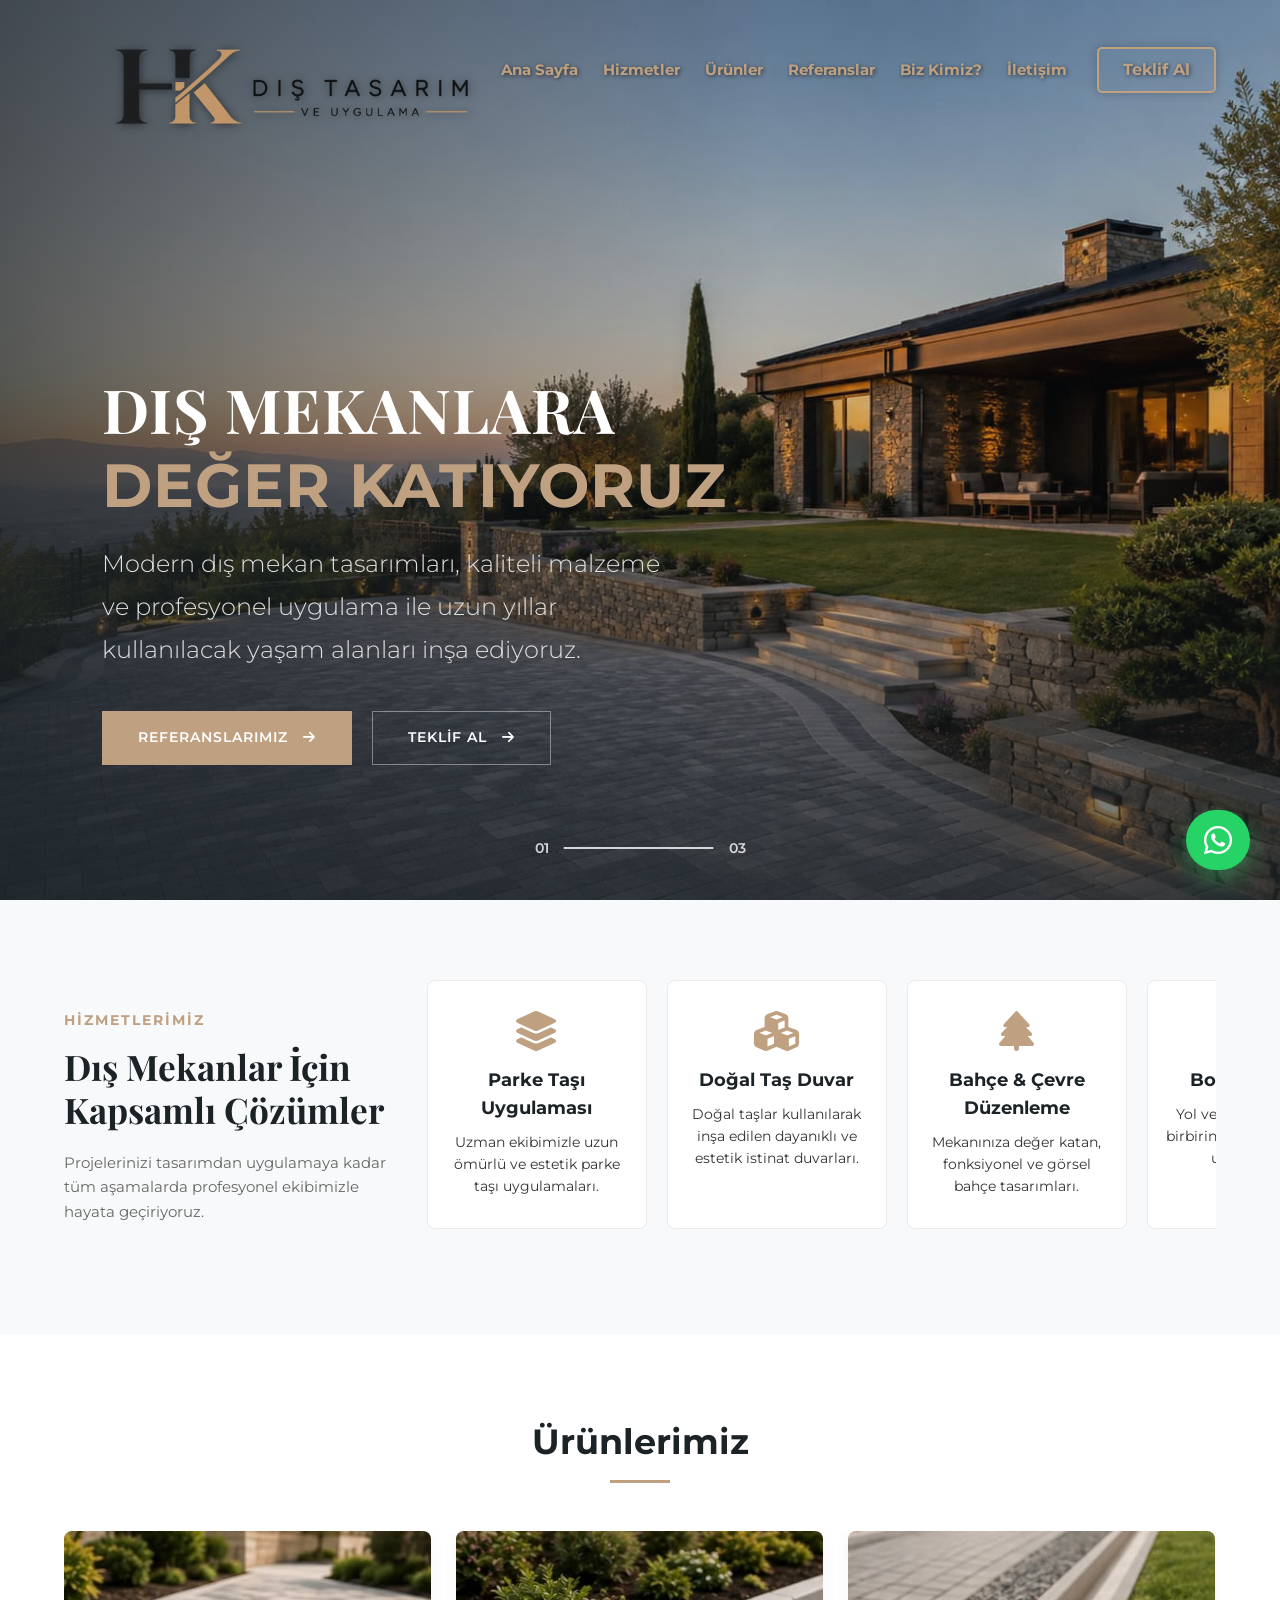
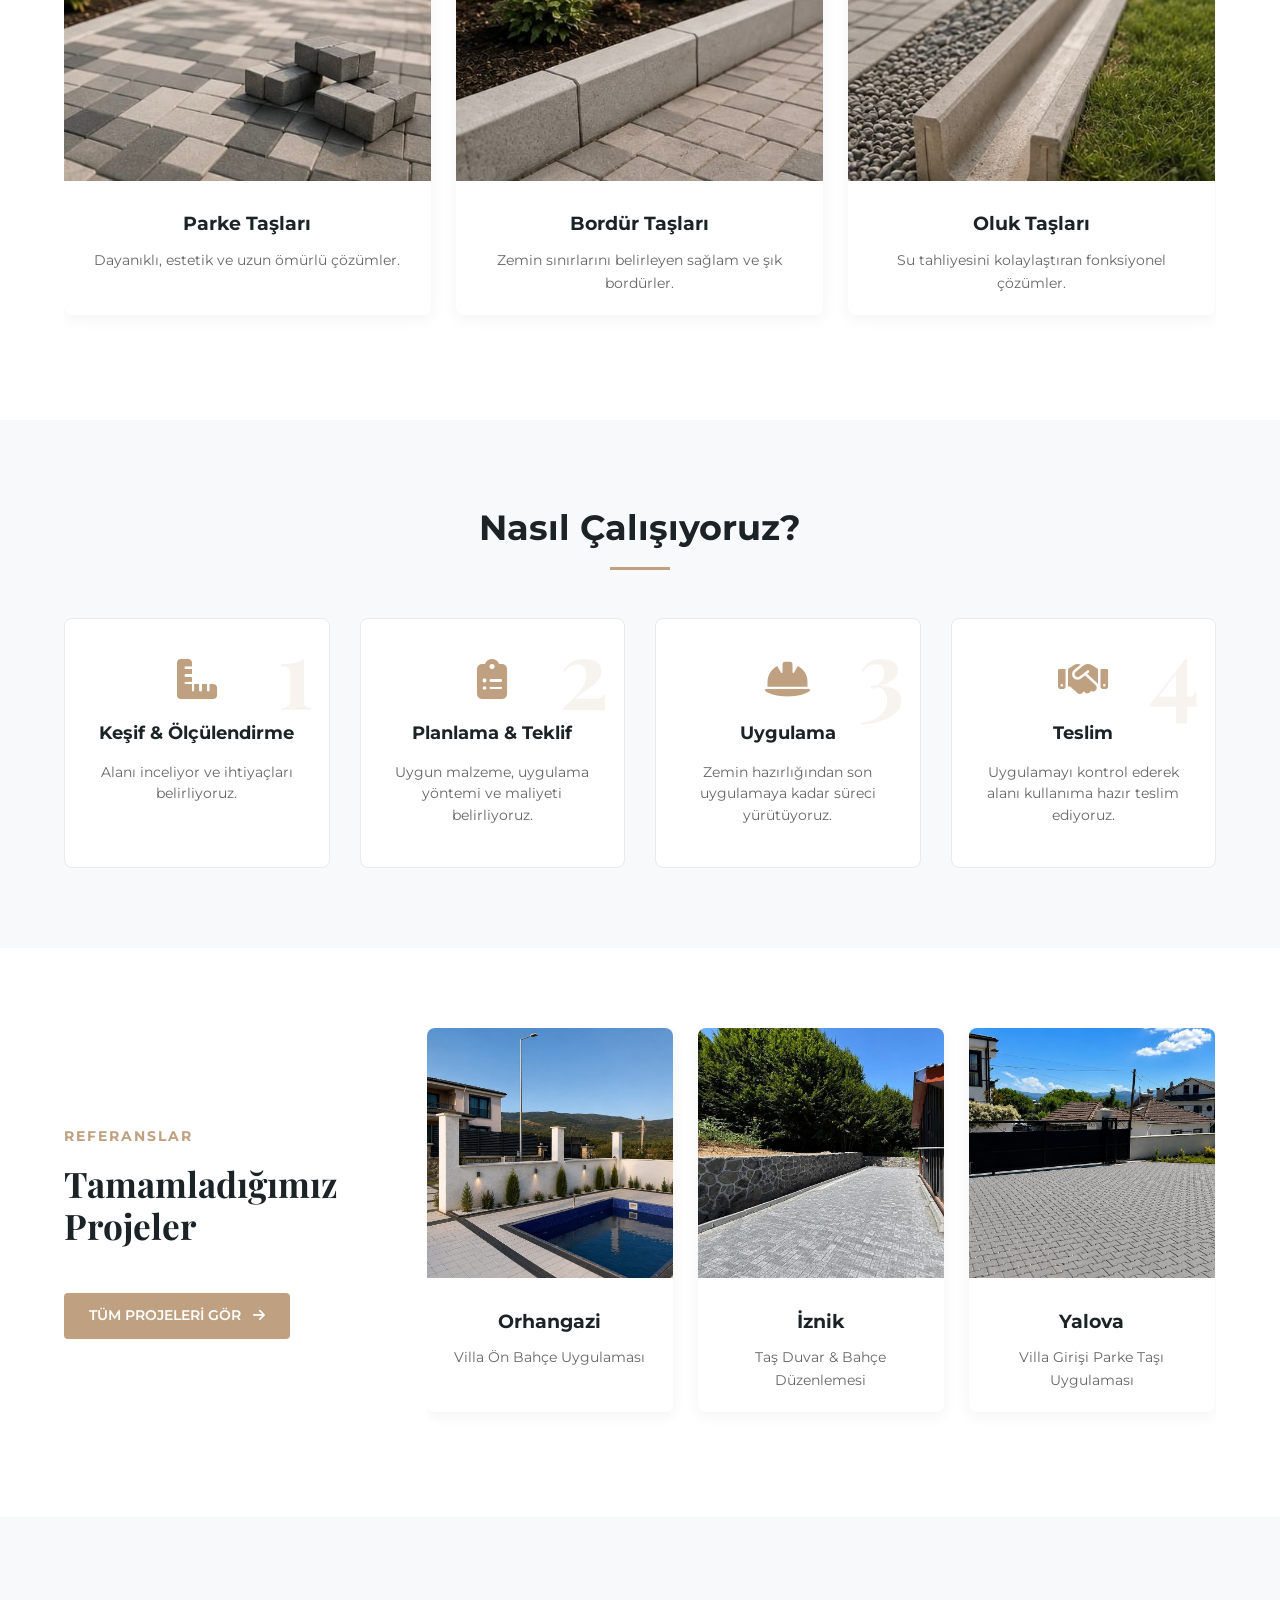
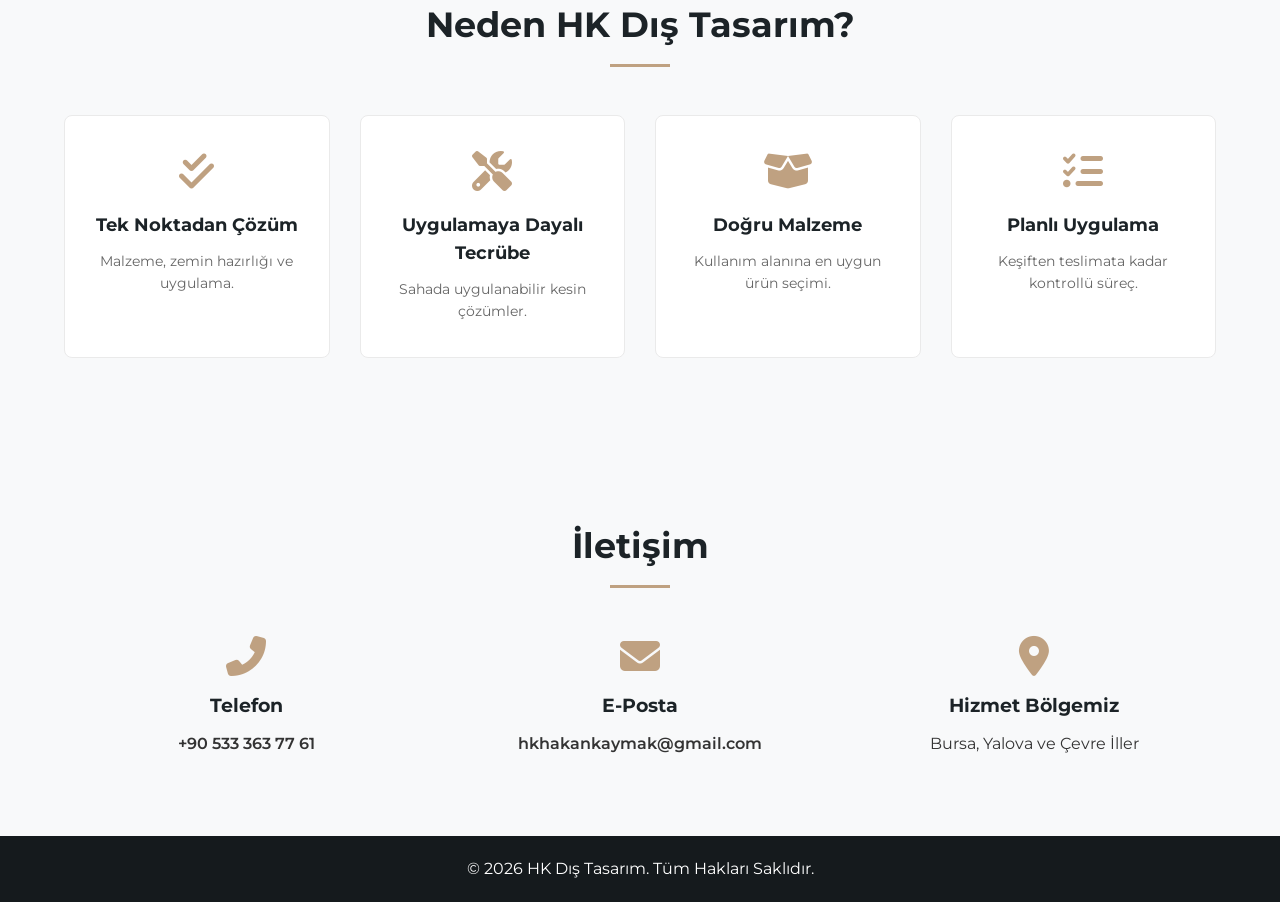
<file: index.html>
<!DOCTYPE html>
<html lang="tr">
<head>
    <meta charset="UTF-8">
    <meta name="viewport" content="width=device-width, initial-scale=1.0">
    <meta name="theme-color" content="#1c2327">
    <title>HK Dış Tasarım | Parke Taşı ve Peyzaj</title>
    <meta name="description" content="Modern dış mekan tasarımları, kaliteli malzeme ve profesyonel uygulama ile uzun yıllar kullanılacak yaşam alanları inşa ediyoruz.">
    <link rel="canonical" href="https://hkdistasarim.com/">
    <link rel="icon" type="image/png" href="assets/img/logo/favicon.png">

    <link href="https://fonts.googleapis.com/css2?family=Montserrat:wght@300;400;600;700&family=Playfair+Display:wght@600;700&display=swap" rel="stylesheet">
    <link rel="stylesheet" href="style.css">
    <link rel="stylesheet" href="https://cdnjs.cloudflare.com/ajax/libs/font-awesome/6.4.0/css/all.min.css">

    <!-- Open Graph / WhatsApp / Facebook / LinkedIn -->
    <meta property="og:type" content="website">
    <meta property="og:url" content="https://hkdistasarim.com/">
    <meta property="og:title" content="HK Dış Tasarım | Parke Taşı ve Peyzaj">
    <meta property="og:description" content="Modern dış mekan tasarımları, kaliteli malzeme ve profesyonel uygulama ile uzun yıllar kullanılacak yaşam alanları inşa ediyoruz.">
    <meta property="og:image" content="https://hkdistasarim.com/assets/img/logo/favicon.png">

    <!-- Twitter -->
    <meta name="twitter:card" content="summary_large_image">
    <meta name="twitter:url" content="https://hkdistasarim.com/">
    <meta name="twitter:title" content="HK Dış Tasarım | Parke Taşı ve Peyzaj">
    <meta name="twitter:description" content="Modern dış mekan tasarımları, kaliteli malzeme ve profesyonel uygulama ile uzun yıllar kullanılacak yaşam alanları inşa ediyoruz.">
    <meta name="twitter:image" content="https://hkdistasarim.com/assets/img/logo/favicon.png">

    <meta name="google-site-verification" content="68mcCVBln1o1FagCXblPK_ZQM2r2SAHhfQl0AJJa7Io" />

    <!-- Yerel SEO Yapısal Verisi (JSON-LD) -->
    <script type="application/ld+json">
    {
      "@context": "https://schema.org",
      "@type": "HomeAndConstructionBusiness",
      "name": "HK Dış Tasarım",
      "url": "https://hkdistasarim.com/",
      "logo": "https://hkdistasarim.com/assets/img/logo/logo-big-dark.png",
      "image": "https://hkdistasarim.com/assets/img/banner/banner-1.jpg",
      "description": "Bursa, Yalova ve çevre illerde parke taşı uygulamaları, doğal taş duvar, bordür ve peyzaj çözümleri.",
      "telephone": "+905333637761",
      "email": "hkhakankaymak@gmail.com",
      "areaServed": [
        "Bursa",
        "Yalova",
        "Orhangazi",
        "İznik",
        "Gemlik",
        "Karamürsel"
      ]
    }
    </script>
</head>
<body>

    <!-- Header & Menü -->
<header id="header">
        <div class="container nav-container">
            
            <a href="#hero" class="logo">
                
                <img src="assets/img/logo/logo-big-dark.png" alt="HK Dış Tasarım" class="nav-logo logo-default">
                
                <img src="assets/img/logo/logo-dark.png" alt="HK Dış Tasarım İkon" class="nav-logo logo-scrolled">
            </a>

            <nav>
                <ul class="nav-menu">
                    <li><a href="#hero">Ana Sayfa</a></li>
                    <li><a href="#hizmetler">Hizmetler</a></li>
                    <li><a href="urunler.html">Ürünler</a></li>
                    <li><a href="referanslar.html">Referanslar</a></li>
                    <li><a href="biz-kimiz.html">Biz Kimiz?</a></li>
                    <li><a href="#iletisim">İletişim</a></li>
                </ul>
            </nav>
            
            <a href="mailto:hkhakankaymak@gmail.com?subject=HK%20Dış%20Tasarım%20-%20Fiyat%20Teklifi%20Talebi&body=Merhaba,%20[Mülkünüzün%20m2'si%20ve%20istediğiniz%20hizmet]%20hakkında%20teklif%20almak%20istiyorum." class="btn-teklif">Teklif Al</a>
            <div class="hamburger">
                <i class="fas fa-bars"></i>
            </div>
        </div>
    </header>

    <!-- Ana Sayfa (Hero Slider) -->
    <section id="hero">

        <div class="hero-overlay"></div>
        <div class="container hero-content">

            <h1>DIŞ MEKANLARA<br><span class="text-accent">DEĞER KATIYORUZ</span></h1>
            <p>Modern dış mekan tasarımları, kaliteli malzeme<br>ve profesyonel uygulama ile uzun yıllar<br>kullanılacak yaşam alanları inşa ediyoruz.</p>
            
            <div class="hero-buttons">
                <a href="#referanslar" class="btn-hero-primary">REFERANSLARIMIZ <i class="fas fa-arrow-right"></i></a>
                <a href="mailto:hkhakankaymak@gmail.com?subject=HK%20Dış%20Tasarım%20-%20Fiyat%20Teklifi%20Talebi" class="btn-hero-secondary">TEKLİF AL <i class="fas fa-arrow-right"></i></a>
            </div>
        </div>

        <!-- Slider İlerleme Çubuğu (Progress Bar) -->
        <div class="slider-progress-container">
            <span id="current-slide">01</span>
            <div class="progress-bar">
                <div class="progress-fill" id="progress-fill"></div>
            </div>
            <span id="total-slides">05</span>
        </div>
    </section>

    <!-- 1. Hizmetler -->
    <section id="hizmetler" class="section-bg">
        <div class="container">
            <div class="split-layout">
                <div class="split-left">
                    <span class="section-subtitle">HİZMETLERİMİZ</span>
                    <h2>Dış Mekanlar İçin<br>Kapsamlı Çözümler</h2>
                    <p>Projelerinizi tasarımdan uygulamaya kadar tüm aşamalarda profesyonel ekibimizle hayata geçiriyoruz.</p>
                </div>
                
                <div class="split-right">
                    <div class="services-row">
                        <div class="service-box">
                            <i class="fas fa-layer-group service-icon"></i>
                            <h3>Parke Taşı Uygulaması</h3>
                            <p>Uzman ekibimizle uzun ömürlü ve estetik parke taşı uygulamaları.</p>
                        </div>
                        <div class="service-box">
                            <i class="fas fa-cubes service-icon"></i>
                            <h3>Doğal Taş Duvar</h3>
                            <p>Doğal taşlar kullanılarak inşa edilen dayanıklı ve estetik istinat duvarları.</p>
                        </div>
                        <div class="service-box">
                            <i class="fas fa-tree service-icon"></i>
                            <h3>Bahçe & Çevre Düzenleme</h3>
                            <p>Mekanınıza değer katan, fonksiyonel ve görsel bahçe tasarımları.</p>
                        </div>
                        <div class="service-box">
                            <i class="fas fa-road service-icon"></i>
                            <h3>Bordür & Oluk</h3>
                            <p>Yol ve yürüyüş yollarını birbirinden ayıran, sağlam uygulamalar.</p>
                        </div>
                        <div class="service-box">
                            <i class="fas fa-hammer service-icon"></i>
                            <h3>Zemin Hazırlığı & Tesviye</h3>
                            <p>Döşeme öncesi profesyonel tesviye ve sağlam altyapı hazırlığı.</p>
                        </div>
                        <div class="service-box">
                            <i class="fas fa-seedling service-icon"></i>
                            <h3>Dış Mekan Tasarım</h3>
                            <p>Doğayla iç içe, yeşili ön plana çıkaran profesyonel çözümler.</p>
                        </div>
                    </div>
                </div>
            </div>
        </div>
    </section>

    <!-- 2. Ürünler -->
    <section id="urunler">
        <div class="container">
            <h2 class="section-title">Ürünlerimiz</h2>
            <div class="products-slider">
                <div class="card">
                    <img src="assets/img/urun/urunler-1.jpg" alt="Parke Taşları" loading="lazy">
                    <div class="card-content">
                        <h3>Parke Taşları</h3>
                        <p>Dayanıklı, estetik ve uzun ömürlü çözümler.</p>
                    </div>
                </div>
                <div class="card">
                    <img src="assets/img/urun/urunler-2.jpg" alt="Bordür Taşları" loading="lazy">
                    <div class="card-content">
                        <h3>Bordür Taşları</h3>
                        <p>Zemin sınırlarını belirleyen sağlam ve şık bordürler.</p>
                    </div>
                </div>
                <div class="card">
                    <img src="assets/img/urun/urunler-3.jpg" alt="Oluk Taşları" loading="lazy">
                    <div class="card-content">
                        <h3>Oluk Taşları</h3>
                        <p>Su tahliyesini kolaylaştıran fonksiyonel çözümler.</p>
                    </div>
                </div>
                <div class="card">
                    <img src="assets/img/urun/urunler-4.jpg" alt="Çim Taşları" loading="lazy">
                    <div class="card-content">
                        <h3>Çim Taşları</h3>
                        <p>Doğayla uyumlu, geçirgen ve çevre dostu zeminler.</p>
                    </div>
                </div>
                <div class="card">
                    <img src="assets/img/urun/urunler-5.jpg" alt="Dekoratif Taşlar" loading="lazy">
                    <div class="card-content">
                        <h3>Dekoratif Taşlar</h3>
                        <p>Parklara ve bahçelere estetik katan renkli taşlar.</p>
                    </div>
                </div>
                <div class="card">
                    <img src="assets/img/urun/urunler-6.jpg" alt="Beton Elemanları" loading="lazy">
                    <div class="card-content">
                        <h3>Beton Elemanları</h3>
                        <p>Fonksiyonel ve estetik beton ürünler.</p>
                    </div>
                </div>
            </div>
        </div>
    </section>

    <!-- 3. Nasıl Çalışıyoruz? -->
    <section id="nasil-calisiyoruz" class="section-bg">
        <div class="container">
            <h2 class="section-title">Nasıl Çalışıyoruz?</h2>
            
            <div class="process-grid">
                <div class="process-step-box">
                    <div class="step-number">1</div>
                    <i class="fas fa-ruler-combined process-icon"></i>
                    <h3>Keşif & Ölçülendirme</h3>
                    <p>Alanı inceliyor ve ihtiyaçları belirliyoruz.</p>
                </div>
                <div class="process-step-box">
                    <div class="step-number">2</div>
                    <i class="fas fa-clipboard-list process-icon"></i>
                    <h3>Planlama & Teklif</h3>
                    <p>Uygun malzeme, uygulama yöntemi ve maliyeti belirliyoruz.</p>
                </div>
                <div class="process-step-box">
                    <div class="step-number">3</div>
                    <i class="fas fa-hard-hat process-icon"></i>
                    <h3>Uygulama</h3>
                    <p>Zemin hazırlığından son uygulamaya kadar süreci yürütüyoruz.</p>
                </div>
                <div class="process-step-box">
                    <div class="step-number">4</div>
                    <i class="fas fa-handshake process-icon"></i>
                    <h3>Teslim</h3>
                    <p>Uygulamayı kontrol ederek alanı kullanıma hazır teslim ediyoruz.</p>
                </div>
            </div>
        </div>
    </section>

    <!-- 4. Referanslar -->
    <section id="referanslar">
        <div class="container">
            <div class="split-layout">
                <div class="split-left">
                    <span class="section-subtitle">REFERANSLAR</span>
                    <h2>Tamamladığımız<br>Projeler</h2>
                    <br>
                    <a href="referanslar.html" class="btn-outline-solid">TÜM PROJELERİ GÖR &nbsp; <i class="fas fa-arrow-right"></i></a>
                </div>
                
                <div class="split-right">
                    <div class="references-slider">
                        <div class="card">
                            <img src="assets/img/ref/referans4.jpg" alt="Orhangazi Villa Ön Bahçe Uygulaması" loading="lazy">
                            <div class="card-content">
                                <h3>Orhangazi</h3>
                                <p>Villa Ön Bahçe Uygulaması</p>
                            </div>
                        </div>
                        <div class="card">
                            <img src="assets/img/ref/referans1.jpg" alt="İznik Taş Duvar & Bahçe Düzenlemesi" loading="lazy">
                            <div class="card-content">
                                <h3>İznik</h3>
                                <p>Taş Duvar & Bahçe Düzenlemesi</p>
                            </div>
                        </div>
                        <div class="card">
                            <img src="assets/img/ref/referans12.jpg" alt="Yalova Villa Girişi Parke Taşı Uygulaması" loading="lazy">
                            <div class="card-content">
                                <h3>Yalova</h3>
                                <p>Villa Girişi Parke Taşı Uygulaması</p>
                            </div>
                        </div>
                        <div class="card">
                            <img src="assets/img/ref/referans8.jpg" alt="Orhangazi Bağ Evi Dış Mekan Uygulaması" loading="lazy">
                            <div class="card-content">
                                <h3>Orhangazi</h3>
                                <p>Bağ Evi Dış Mekan Uygulaması</p>
                            </div>
                        </div>
                        <div class="card">
                            <img src="assets/img/ref/referans3.jpg" alt="İznik Taş Duvar & Bahçe Düzenlemesi" loading="lazy">
                            <div class="card-content">
                                <h3>İznik</h3>
                                <p>Taş Duvar & Bahçe Düzenlemesi</p>
                            </div>
                        </div>
                    </div>
                </div>
            </div>
        </div>
    </section>

    <!-- 5. Neden HK Dış Tasarım? -->
    <section id="neden-hk" class="section-bg">
        <div class="container">
            <h2 class="section-title">Neden HK Dış Tasarım?</h2>
            
            <div class="features-grid">
                <div class="feature-box">
                    <i class="fas fa-check-double process-icon"></i>
                    <h3>Tek Noktadan Çözüm</h3>
                    <p>Malzeme, zemin hazırlığı ve uygulama.</p>
                </div>
                <div class="feature-box">
                    <i class="fas fa-tools process-icon"></i>
                    <h3>Uygulamaya Dayalı Tecrübe</h3>
                    <p>Sahada uygulanabilir kesin çözümler.</p>
                </div>
                <div class="feature-box">
                    <i class="fas fa-box-open process-icon"></i>
                    <h3>Doğru Malzeme</h3>
                    <p>Kullanım alanına en uygun ürün seçimi.</p>
                </div>
                <div class="feature-box">
                    <i class="fas fa-tasks process-icon"></i>
                    <h3>Planlı Uygulama</h3>
                    <p>Keşiften teslimata kadar kontrollü süreç.</p>
                </div>
            </div>
        </div>
    </section>

    <!-- İletişim -->
    <section id="iletisim" class="section-bg">
        <div class="container">
            <h2 class="section-title">İletişim</h2>
            <div class="contact-container">
                <div class="contact-item">
                    <i class="fas fa-phone-alt"></i>
                    <h3>Telefon</h3>
                    <p><a href="tel:+905333637761">+90 533 363 77 61</a></p>
                </div>
                <div class="contact-item">
                    <i class="fas fa-envelope"></i>
                    <h3>E-Posta</h3>
                    <p><a href="mailto:hkhakankaymak@gmail.com">hkhakankaymak@gmail.com</a></p>
                </div>
                <div class="contact-item">
                    <i class="fas fa-map-marker-alt"></i>
                    <h3>Hizmet Bölgemiz</h3>
                    <p>Bursa, Yalova ve Çevre İller</p>
                </div>
            </div>
        </div>
    </section>

    <footer>
        <div class="container">
            <p>&copy; 2026 HK Dış Tasarım. Tüm Hakları Saklıdır.</p>
        </div>
    </footer>

    <a href="https://wa.me/905333637761?text=Merhaba,%20HK%20Dış%20Tasarım%20hizmetleriniz%20hakkında%20bilgi%20ve%20fiyat%20teklifi%20almak%20istiyorum." class="whatsapp-float" target="_blank" rel="noopener noreferrer" aria-label="WhatsApp İletişim">
        <i class="fab fa-whatsapp"></i>
        <span class="whatsapp-float-text">Hızlı Teklif Al</span>
    </a>

    <script src="scripts.js"></script>
</body>
</html>
</file>
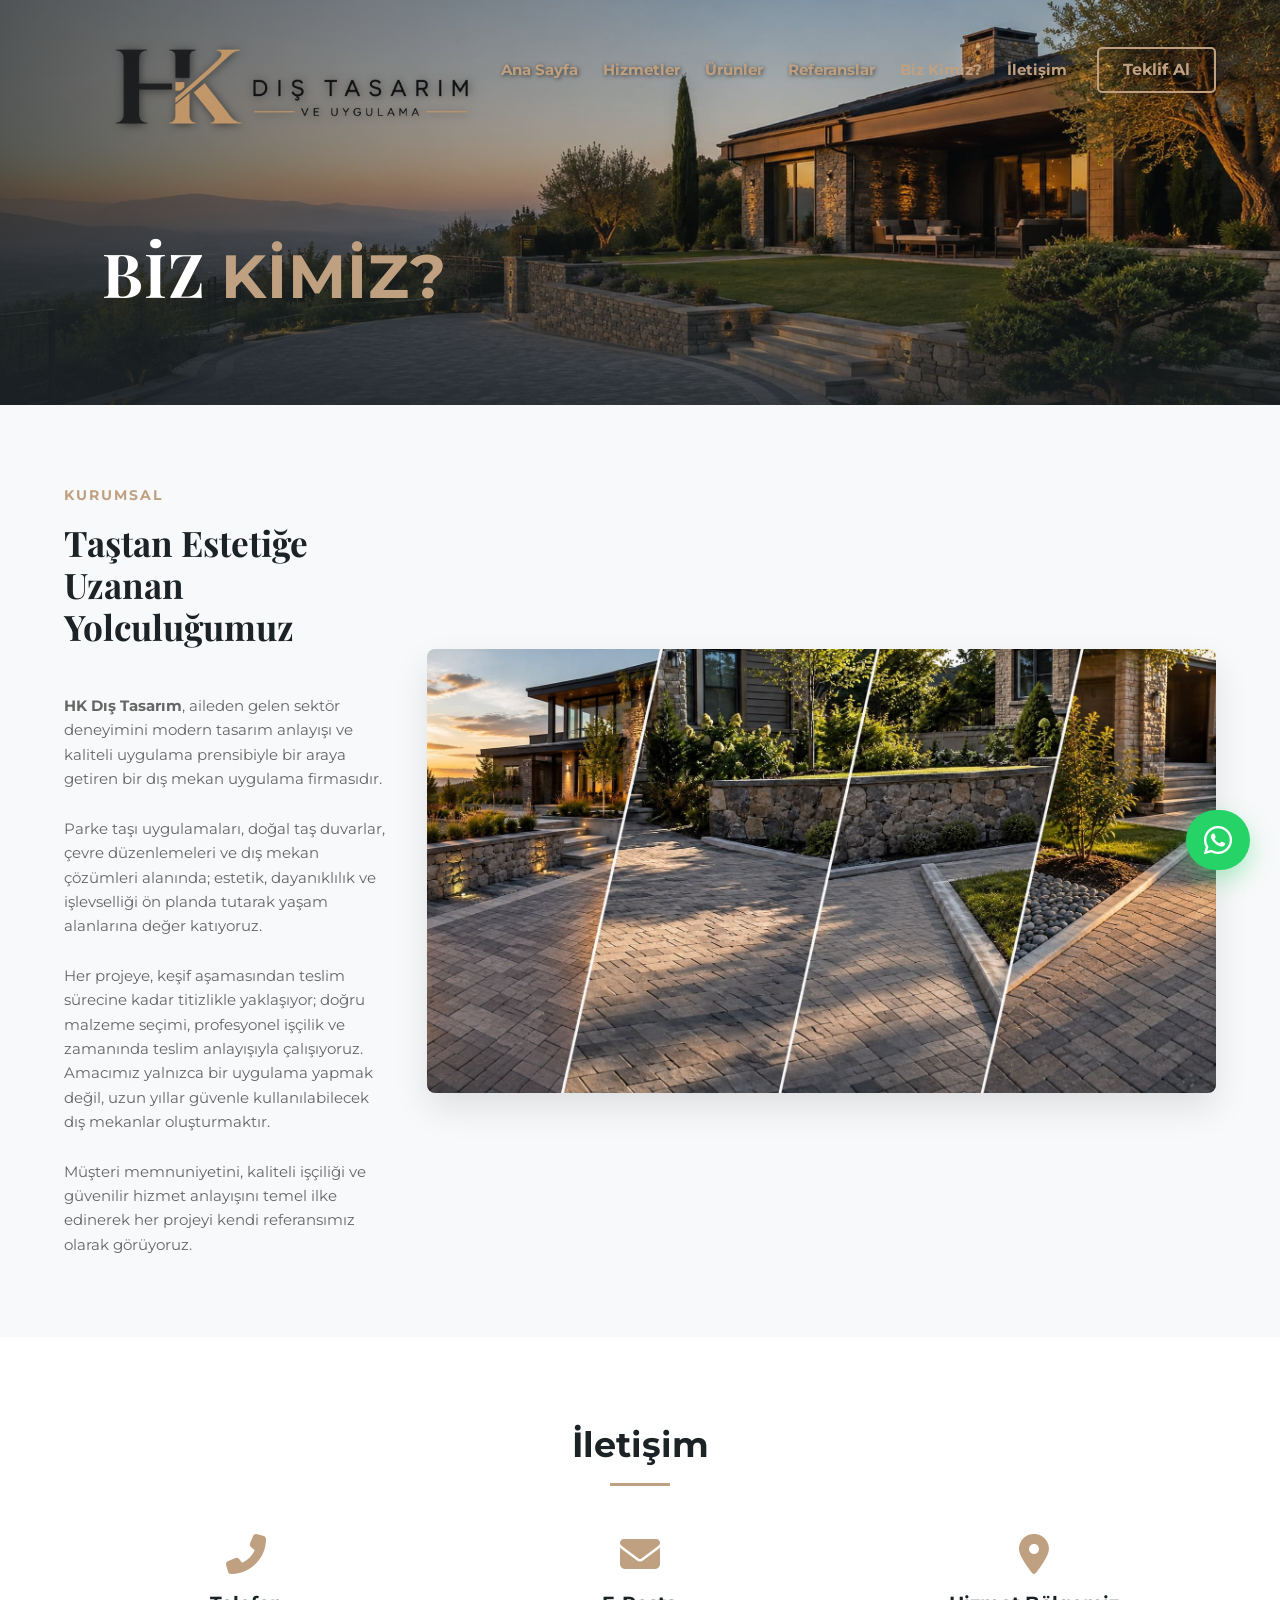
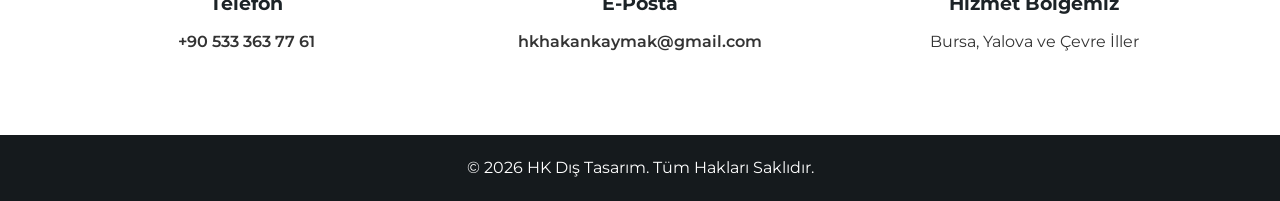
<file: biz-kimiz.html>
<!DOCTYPE html>
<html lang="tr">
<head>
    <meta charset="UTF-8">
    <meta name="viewport" content="width=device-width, initial-scale=1.0">
    <meta name="theme-color" content="#1c2327">
    <title>Biz Kimiz? | HK Dış Tasarım</title>
    <meta name="description" content="HK Dış Tasarım olarak aileden gelen sektör deneyimimizle, dış mekanlara estetik ve değer katıyoruz.">
    <link rel="canonical" href="https://hkdistasarim.com/biz-kimiz.html">
    <link rel="icon" type="image/png" href="assets/img/logo/favicon.png">

    <link href="https://fonts.googleapis.com/css2?family=Montserrat:wght@300;400;600;700&family=Playfair+Display:wght@600;700&display=swap" rel="stylesheet">
    <link rel="stylesheet" href="style.css">
    <link rel="stylesheet" href="https://cdnjs.cloudflare.com/ajax/libs/font-awesome/6.4.0/css/all.min.css">
</head>
<body>

    <!-- Header & Menü -->
    <header id="header">
        <div class="container nav-container">
            
            <a href="index.html" class="logo">
                <img src="assets/img/logo/logo-big-dark.png" alt="HK Dış Tasarım" class="nav-logo logo-default">
                <img src="assets/img/logo/logo-dark.png" alt="HK Dış Tasarım İkon" class="nav-logo logo-scrolled">
            </a>

            <nav>
                <ul class="nav-menu">

                    <li><a href="index.html#hero">Ana Sayfa</a></li>
                    <li><a href="index.html#hizmetler">Hizmetler</a></li>
                    <li><a href="urunler.html">Ürünler</a></li>
                    <li><a href="referanslar.html">Referanslar</a></li>
                    <li><a href="biz-kimiz.html" style="color: var(--accent-color); text-shadow: none;">Biz Kimiz?</a></li>
                    <li><a href="#iletisim">İletişim</a></li>

                </ul>
            </nav>
            
            <a href="index.html#iletisim" class="btn-teklif">Teklif Al</a>
            <div class="hamburger">
                <i class="fas fa-bars"></i>
            </div>
        </div>
    </header>

    <!-- Alt Sayfa Mini-Hero Banner -->
    <section id="inner-hero">
        <div class="hero-overlay"></div>
        <div class="container hero-content">
            <h1>BİZ <span class="text-accent">KİMİZ?</span></h1>
        </div>
    </section>

    <!-- Biz Kimiz İçerik -->
    <section id="hakkimizda-detay" class="section-bg">
        <div class="container">
            <div class="split-layout">
                <div class="split-left">
                    <span class="section-subtitle">KURUMSAL</span>
                    <h2>Taştan Estetiğe<br>Uzanan Yolculuğumuz</h2>
                    <br>
                    <p><strong>HK Dış Tasarım</strong>, aileden gelen sektör deneyimini modern tasarım anlayışı ve kaliteli uygulama prensibiyle bir araya getiren bir dış mekan uygulama firmasıdır.</p>
                    <br>
                    <p>Parke taşı uygulamaları, doğal taş duvarlar, çevre düzenlemeleri ve dış mekan çözümleri alanında; estetik, dayanıklılık ve işlevselliği ön planda tutarak yaşam alanlarına değer katıyoruz.</p>
                    <br>
                    <p>Her projeye, keşif aşamasından teslim sürecine kadar titizlikle yaklaşıyor; doğru malzeme seçimi, profesyonel işçilik ve zamanında teslim anlayışıyla çalışıyoruz. Amacımız yalnızca bir uygulama yapmak değil, uzun yıllar güvenle kullanılabilecek dış mekanlar oluşturmaktır.</p>
                    <br>
                    <p>Müşteri memnuniyetini, kaliteli işçiliği ve güvenilir hizmet anlayışını temel ilke edinerek her projeyi kendi referansımız olarak görüyoruz.</p>
                </div>
                
                <div class="split-right">
                    <div class="about-image-gallery">
                        <!-- Yatay (Geniş Açılı) Fotoğraf -->
                        <img src="assets/img/biz-kimiz/biz-kimiz.jpg" alt="HK Dış Tasarım Kurumsal Yatay" class="about-img-horizontal" loading="lazy">

                        <!-- Dikey (Mobil Format) Fotoğraf -->
                        <img src="assets/img/biz-kimiz/biz-kimiz-mobile.jpg" alt="HK Dış Tasarım Kurumsal Dikey" class="about-img-vertical" loading="lazy">
                    </div>
                </div>

            </div>
        </div>
    </section>

    <!-- İletişim -->
    <section id="iletisim">
        <div class="container">
            <h2 class="section-title">İletişim</h2>
            <div class="contact-container">
                <div class="contact-item">
                    <i class="fas fa-phone-alt"></i>
                    <h3>Telefon</h3>
                    <p><a href="tel:+905333637761">+90 533 363 77 61</a></p> 
                </div>
                <div class="contact-item">
                    <i class="fas fa-envelope"></i>
                    <h3>E-Posta</h3>
                    <p><a href="mailto:hkhakankaymak@gmail.com">hkhakankaymak@gmail.com</a></p>
                </div>
                <div class="contact-item">
                    <i class="fas fa-map-marker-alt"></i>
                    <h3>Hizmet Bölgemiz</h3>
                    <p>Bursa, Yalova ve Çevre İller</p>
                </div>
            </div>
        </div>
    </section>

    <footer>
        <div class="container">
            <p>&copy; 2026 HK Dış Tasarım. Tüm Hakları Saklıdır.</p>
        </div>
    </footer>

    <a href="https://wa.me/905333637761?text=Merhaba,%20HK%20Dış%20Tasarım%20hizmetleriniz%20hakkında%20bilgi%20ve%20fiyat%20teklifi%20almak%20istiyorum." class="whatsapp-float" target="_blank" rel="noopener noreferrer" aria-label="WhatsApp İletişim">
        <i class="fab fa-whatsapp"></i>
        <span class="whatsapp-float-text">Hızlı Teklif Al</span>
    </a>

    <script src="scripts.js"></script>
</body>
</html>
</file>
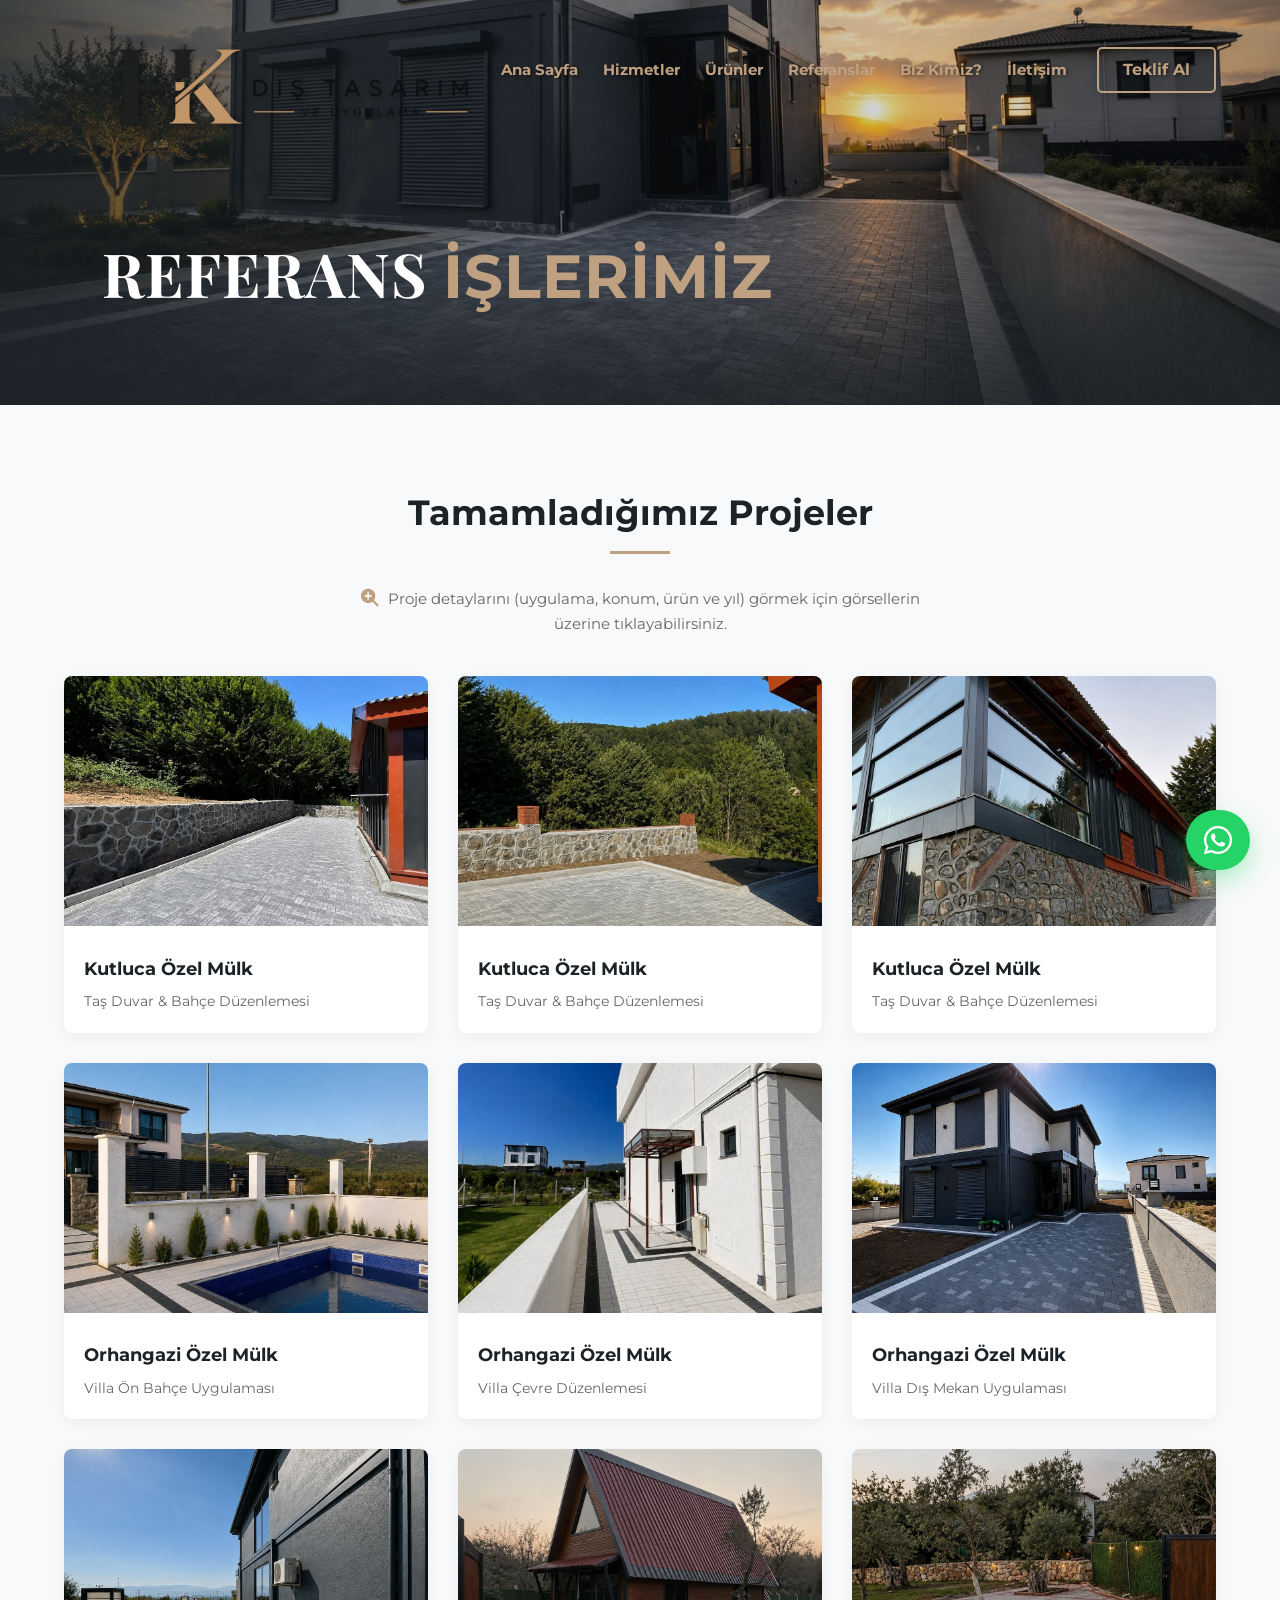
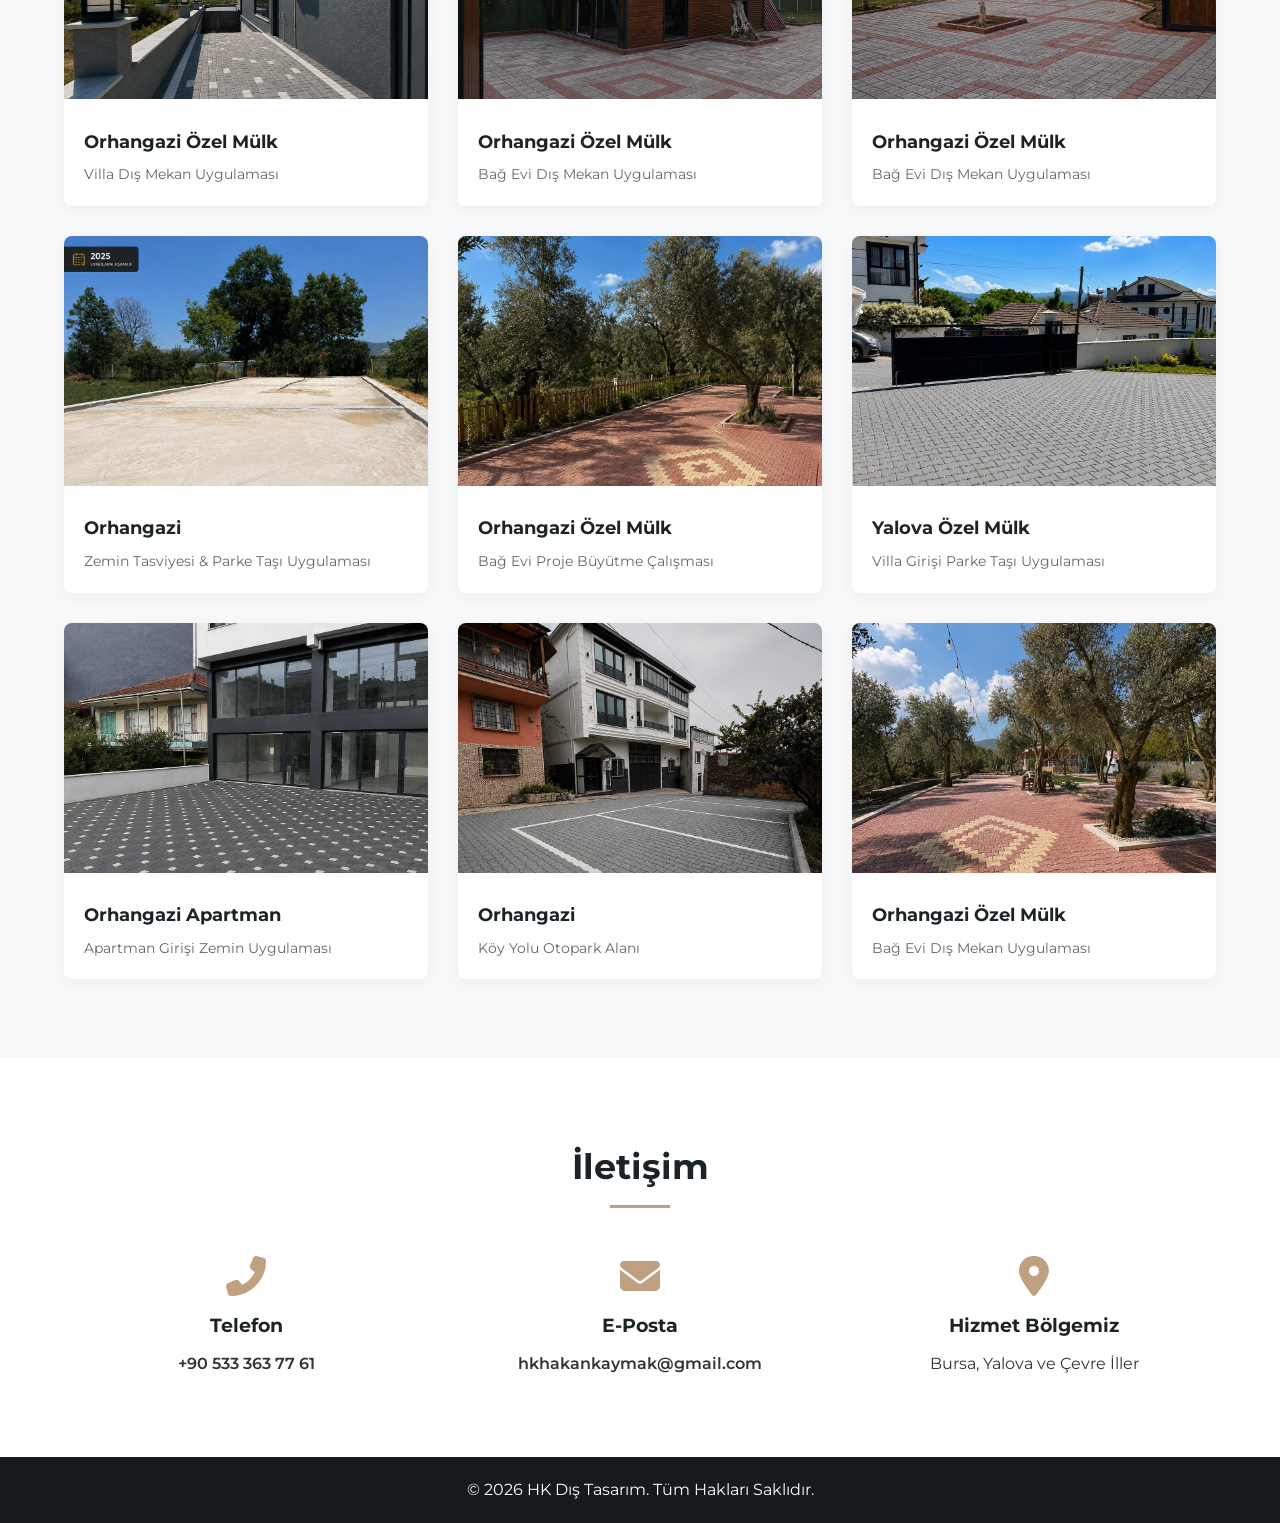
<file: referanslar.html>
<!DOCTYPE html>
<html lang="tr">
<head>
    <meta charset="UTF-8">
    <meta name="viewport" content="width=device-width, initial-scale=1.0">
    <meta name="theme-color" content="#1c2327">
    <title>Referans İşlerimiz | HK Dış Tasarım</title>
    <meta name="description" content="HK Dış Tasarım olarak Yalova ve çevre illerde tamamladığımız parke taşı, peyzaj ve çevre düzenleme referans projelerimiz.">
    <link rel="canonical" href="https://hkdistasarim.com/referanslar.html">
    <link rel="icon" type="image/png" href="assets/img/logo/favicon.png">

    <link href="https://fonts.googleapis.com/css2?family=Montserrat:wght@300;400;600;700&family=Playfair+Display:wght@600;700&display=swap" rel="stylesheet">
    <link rel="stylesheet" href="style.css">
    <link rel="stylesheet" href="https://cdnjs.cloudflare.com/ajax/libs/font-awesome/6.4.0/css/all.min.css">
</head>
<body>

    <!-- Header & Menü -->
    <header id="header">
        <div class="container nav-container">
            
            <a href="index.html" class="logo">
                <img src="assets/img/logo/logo-big-dark.png" alt="HK Dış Tasarım" class="nav-logo logo-default">
                <img src="assets/img/logo/logo-dark.png" alt="HK Dış Tasarım İkon" class="nav-logo logo-scrolled">
            </a>

            <nav>
                <ul class="nav-menu">

                    <li><a href="index.html#hero">Ana Sayfa</a></li>
                    <li><a href="index.html#hizmetler">Hizmetler</a></li>
                    <li><a href="urunler.html">Ürünler</a></li>
                    <li><a href="referanslar.html" style="color: var(--accent-color); text-shadow: none;">Referanslar</a></li>
                    <li><a href="biz-kimiz.html">Biz Kimiz?</a></li>
                    <li><a href="#iletisim">İletişim</a></li>

                </ul>
            </nav>
            
            <a href="index.html#iletisim" class="btn-teklif">Teklif Al</a>
            <div class="hamburger">
                <i class="fas fa-bars"></i>
            </div>
        </div>
    </header>

    <!-- Alt Sayfa Mini-Hero Banner (Farklı Arka Plan) -->
    <section id="inner-hero" class="hero-referanslar">
        <div class="hero-overlay"></div>
        <div class="container hero-content">
            <h1>REFERANS <span class="text-accent">İŞLERİMİZ</span></h1>
        </div>
    </section>

    <!-- Referanslar Grid -->
    <section id="referanslar-sayfasi" class="section-bg">
        <div class="container">
            <h2 class="section-title">Tamamladığımız Projeler</h2>
            
            <p class="section-description">
                <i class="fas fa-search-plus"></i> Proje detaylarını (uygulama, konum, ürün ve yıl) görmek için görsellerin üzerine tıklayabilirsiniz.
            </p>

            <div class="references-page-grid">
                
                <!-- KART 1 -->
                <div class="ref-page-card">
                    <img src="assets/img/ref/referans1.jpg" alt="Referans 1" loading="lazy" class="lightbox-trigger"
                        data-uygulama="Taş Duvar & Bahçe Düzenlemesi"
                        data-konum="Bursa / İznik / Kutluca"
                        data-urunler="10x20 Prizma Gri Taş"
                        data-yil="2026">
                         
                    <div class="ref-card-content">
                        <h3>Kutluca Özel Mülk</h3>
                        <p>Taş Duvar & Bahçe Düzenlemesi</p>
                    </div>
                </div>

                <!-- KART 2 -->
                <div class="ref-page-card">
                    <img src="assets/img/ref/referans2.jpg" alt="Referans 2" loading="lazy" class="lightbox-trigger"
                        data-uygulama="Taş Duvar & Bahçe Düzenlemesi"
                        data-konum="Bursa / İznik / Kutluca"
                        data-urunler="10x20 Prizma Gri Taş"
                        data-yil="2026">
                        
                    <div class="ref-card-content">
                        <h3>Kutluca Özel Mülk</h3>
                        <p>Taş Duvar & Bahçe Düzenlemesi</p>
                    </div>
                </div>

                <!-- KART 3 -->
                <div class="ref-page-card">
                    <img src="assets/img/ref/referans3.jpg" alt="Referans 3" loading="lazy" class="lightbox-trigger"
                        data-uygulama="Taş Duvar Derz Uygulaması"
                        data-konum="Bursa / İznik / Kutluca"
                        data-urunler="Derz"
                        data-yil="2026">

                    <div class="ref-card-content">
                        <h3>Kutluca Özel Mülk</h3>
                        <p>Taş Duvar & Bahçe Düzenlemesi</p>
                    </div>
                </div>

                <!-- KART 4 -->
                <div class="ref-page-card">
                    <img src="assets/img/ref/referans4.jpg" alt="Referans 4" loading="lazy" class="lightbox-trigger"
                        data-uygulama="Zemin Düzenlemesi"
                        data-konum="Bursa / Orhangazi"
                        data-urunler="20x20 Karo Beyaz - 20x20 Karo Siyah"
                        data-yil="2025">

                    <div class="ref-card-content">
                        <h3>Orhangazi Özel Mülk</h3>
                        <p>Villa Ön Bahçe Uygulaması</p>
                    </div>
                </div>

                <!-- KART 5 -->
                <div class="ref-page-card">
                    <img src="assets/img/ref/referans5.jpg" alt="Referans 5" loading="lazy" class="lightbox-trigger"
                        data-uygulama="Zemin Düzenlemesi"
                        data-konum="Bursa / Orhangazi"
                        data-urunler="20x20 Karo Beyaz - 20x20 Karo Siyah"
                        data-yil="2025">

                    <div class="ref-card-content">
                        <h3>Orhangazi Özel Mülk</h3>
                        <p>Villa Çevre Düzenlemesi</p>
                    </div>
                </div>

                <!-- KART 6 -->
                <div class="ref-page-card">
                    <img src="assets/img/ref/referans6.jpg" alt="Referans 6" loading="lazy" class="lightbox-trigger"
                        data-uygulama="Zemin Düzenlemesi"
                        data-konum="Bursa / Orhangazi"
                        data-urunler="10x20 Prizma Gri - 10x20 Prizma Beyaz - 20x50 Bahçe Bordür"
                        data-yil="2025">

                    <div class="ref-card-content">
                        <h3>Orhangazi Özel Mülk</h3>
                        <p>Villa Dış Mekan Uygulaması</p>
                    </div>
                </div>

                <!-- KART 7 -->
                <div class="ref-page-card">
                    <img src="assets/img/ref/referans7.jpg" alt="Referans 7" loading="lazy" class="lightbox-trigger"
                        data-uygulama="Zemin Düzenlemesi"
                        data-konum="Bursa / Orhangazi"
                        data-urunler="10x20 Prizma Gri - 10x20 Prizma Beyaz - 20x50 Bahçe Bordür"
                        data-yil="2025">

                    <div class="ref-card-content">
                        <h3>Orhangazi Özel Mülk</h3>
                        <p>Villa Dış Mekan Uygulaması</p>
                    </div>
                </div>

                <!-- KART 8 -->
                <div class="ref-page-card">
                    <img src="assets/img/ref/referans8.jpg" alt="Referans 8" loading="lazy" class="lightbox-trigger"
                        data-uygulama="Zemin Düzenlemesi"
                        data-konum="Bursa / Orhangazi"
                        data-urunler="20x20 Kırmızı Karo - 20x20 Gri Karo - 22x75 Kırmızı Bordür"
                        data-yil="2025">

                    <div class="ref-card-content">
                        <h3>Orhangazi Özel Mülk</h3>
                        <p>Bağ Evi Dış Mekan Uygulaması</p>
                    </div>
                </div>

                <!-- KART 9 -->
                <div class="ref-page-card">
                    <img src="assets/img/ref/referans9.jpg" alt="Referans 9" loading="lazy" class="lightbox-trigger"
                        data-uygulama="Zemin Düzenlemesi"
                        data-konum="Bursa / Orhangazi"
                        data-urunler="20x20 Kırmızı Karo - 20x20 Gri Karo - 22x75 Kırmızı Bordür"
                        data-yil="2025">

                    <div class="ref-card-content">
                        <h3>Orhangazi Özel Mülk</h3>
                        <p>Bağ Evi Dış Mekan Uygulaması</p>
                    </div>
                </div>

                <!-- KART 10 -->
                <div class="ref-page-card">
                    <img src="assets/img/ref/referans10.jpg" alt="Referans 10" loading="lazy" class="lightbox-trigger"
                        data-uygulama="Zemin Tasviyesi & Parke Taşı Uygulaması"
                        data-konum="Bursa / Orhangazi"
                        data-urunler="8 cm Kilit Gri Parke Taşı"
                        data-yil="2025">

                    <div class="ref-card-content">
                        <h3>Orhangazi</h3>
                        <p>Zemin Tasviyesi & Parke Taşı Uygulaması</p>
                    </div>
                </div>

                <!-- KART 11 -->
                <div class="ref-page-card">
                    <img src="assets/img/ref/referans11.jpg" alt="Referans 11" loading="lazy" class="lightbox-trigger"
                        data-uygulama="Parke Taşı Uygulaması"
                        data-konum="Bursa / Orhangazi"
                        data-urunler="8 cm Kilit Kırmızı Parke Taşı - Bordür Taşı"
                        data-yil="2026">

                    <div class="ref-card-content">
                        <h3>Orhangazi Özel Mülk</h3>
                        <p>Bağ Evi Proje Büyütme Çalışması</p>
                    </div>
                </div>

                <!-- KART 12 -->
                <div class="ref-page-card">
                    <img src="assets/img/ref/referans12.jpg" alt="Referans 12" loading="lazy" class="lightbox-trigger"
                        data-uygulama="Parke Taşı Uygulaması"
                        data-konum="Yalova"
                        data-urunler="8 cm Kilit Gri Parke Taşı"
                        data-yil="2026">

                    <div class="ref-card-content">
                        <h3>Yalova Özel Mülk</h3>
                        <p>Villa Girişi Parke Taşı Uygulaması</p>
                    </div>
                </div>

                <!-- KART 13 -->
                <div class="ref-page-card">
                    <img src="assets/img/ref/referans13.jpg" alt="Referans 13" loading="lazy" class="lightbox-trigger"
                        data-uygulama="Zemin Uygulaması"
                        data-konum="Bursa / Orhangazi"
                        data-urunler="20x20 Siyah Karo - 10x10 Beyaz Karo"
                        data-yil="2025">
                        
                    <div class="ref-card-content">
                        <h3>Orhangazi Apartman</h3>
                        <p>Apartman Girişi Zemin Uygulaması</p>
                    </div>
                </div>

                <!-- KART 14 -->
                <div class="ref-page-card">
                    <img src="assets/img/ref/referans14.jpg" alt="Referans 14" loading="lazy" class="lightbox-trigger"
                        data-uygulama="Otopark Alanı"
                        data-konum="Bursa / Orhangazi"
                        data-urunler="8 cm Kilit Gri Parke Taşı"
                        data-yil="2026">

                    <div class="ref-card-content">
                        <h3>Orhangazi</h3>
                        <p>Köy Yolu Otopark Alanı</p>
                    </div>
                </div>

                <!-- KART 15 -->
                <div class="ref-page-card">
                    <img src="assets/img/ref/referans15.jpg" alt="Referans 15" loading="lazy" class="lightbox-trigger"
                        data-uygulama="Parke Taşı Uygulaması"
                        data-konum="Bursa / Orhangazi"
                        data-urunler="8 cm Kilit Kırmızı Parke Taşı, Bordür Taşı"
                        data-yil="2025">

                    <div class="ref-card-content">
                        <h3>Orhangazi Özel Mülk</h3>
                        <p>Bağ Evi Dış Mekan Uygulaması</p>
                    </div>
                </div>

            </div>
        </div>
    </section>

    <!-- Büyüyen Resim (Lightbox Modal) Yapısı -->
    <div id="lightbox-modal" class="lightbox-modal">
        <span class="lightbox-close">&times;</span>
        <img class="lightbox-content" id="lightbox-img" alt="Büyük Referans Görseli">
        <div id="lightbox-caption"></div>
    </div>

    <!-- İletişim -->
    <section id="iletisim">
        <div class="container">
            <h2 class="section-title">İletişim</h2>
            <div class="contact-container">
                <div class="contact-item">
                    <i class="fas fa-phone-alt"></i>
                    <h3>Telefon</h3>
                    <p><a href="tel:+905333637761">+90 533 363 77 61</a></p>
                </div>
                <div class="contact-item">
                    <i class="fas fa-envelope"></i>
                    <h3>E-Posta</h3>
                    <p><a href="mailto:hkhakankaymak@gmail.com">hkhakankaymak@gmail.com</a></p>
                </div>
                <div class="contact-item">
                    <i class="fas fa-map-marker-alt"></i>
                    <h3>Hizmet Bölgemiz</h3>
                    <p>Bursa, Yalova ve Çevre İller</p>
                </div>
            </div>
        </div>
    </section>

    <footer>
        <div class="container">
            <p>&copy; 2026 HK Dış Tasarım. Tüm Hakları Saklıdır.</p>
        </div>
    </footer>

    <a href="https://wa.me/905333637761?text=Merhaba,%20HK%20Dış%20Tasarım%20hizmetleriniz%20hakkında%20bilgi%20ve%20fiyat%20teklifi%20almak%20istiyorum." class="whatsapp-float" target="_blank" rel="noopener noreferrer" aria-label="WhatsApp İletişim">
        <i class="fab fa-whatsapp"></i>
        <span class="whatsapp-float-text">Hızlı Teklif Al</span>
    </a>

    <script src="scripts.js"></script>
</body>
</html>
</file>
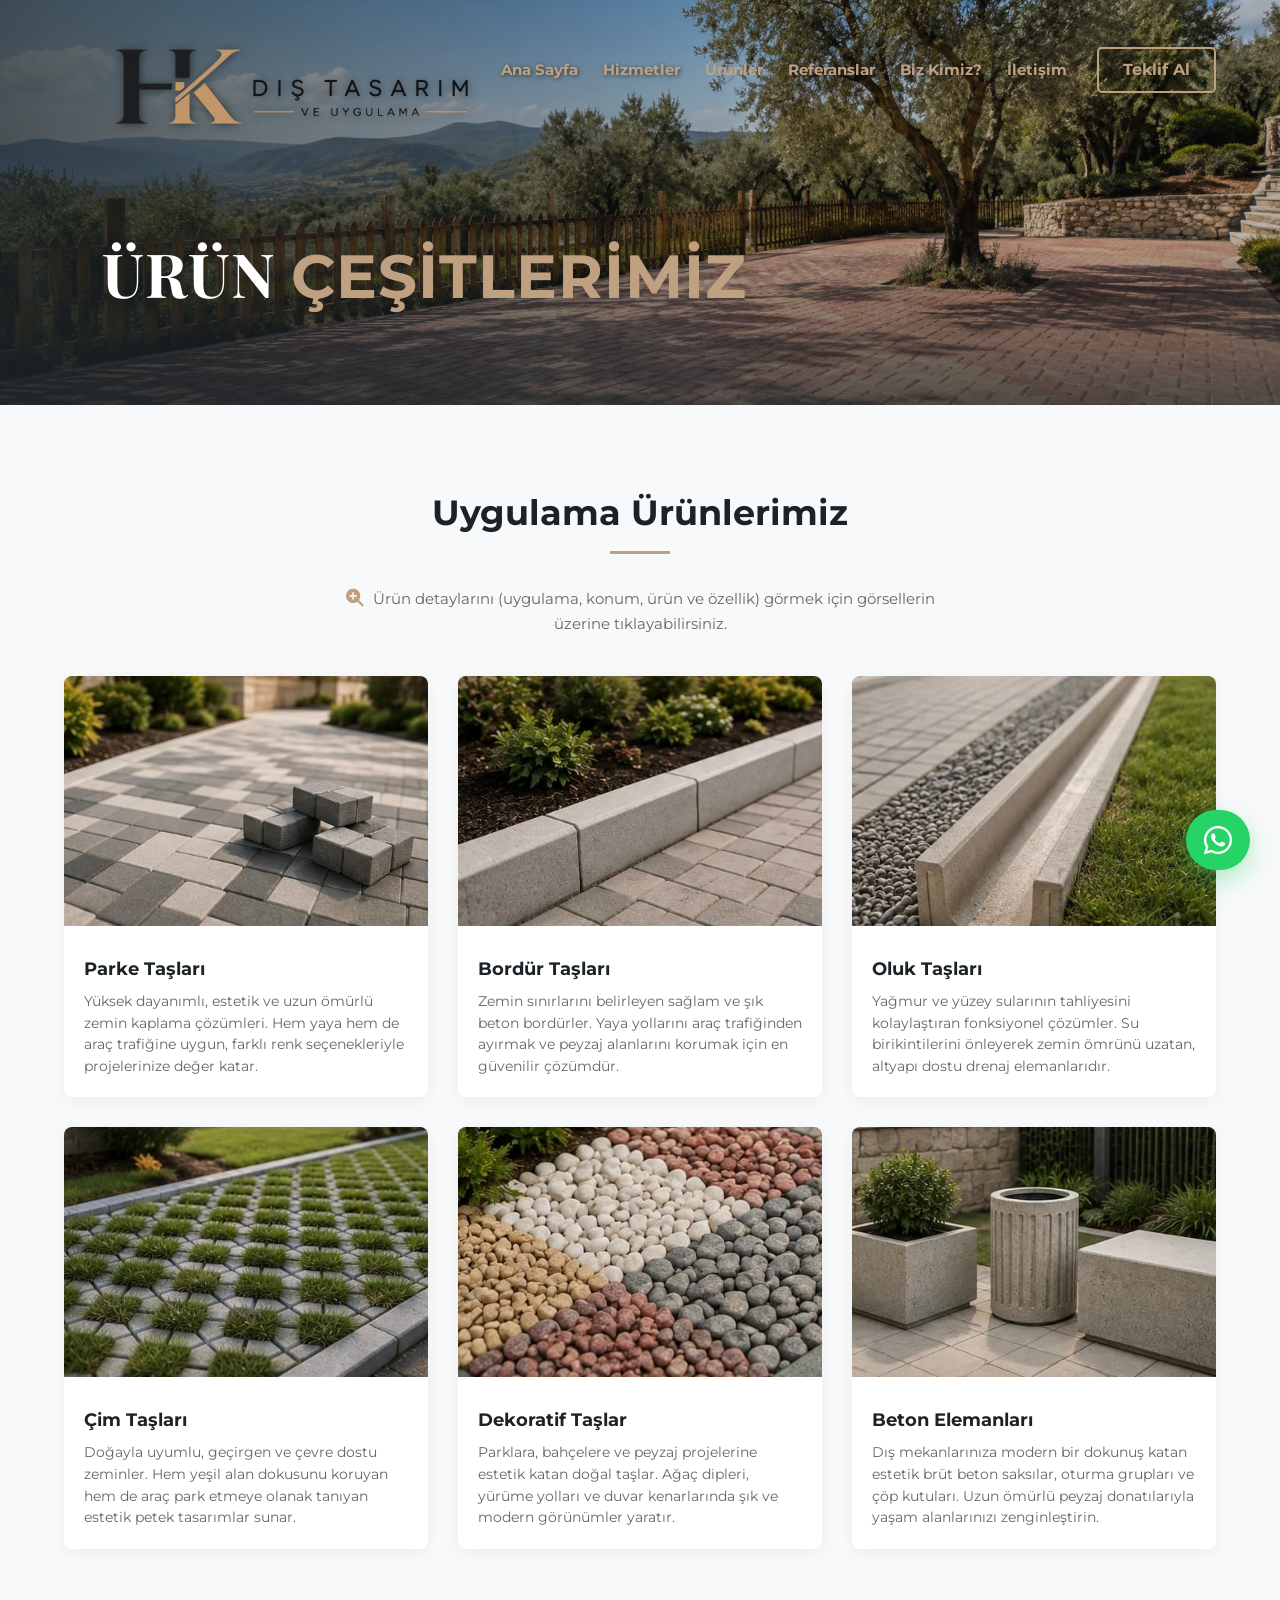
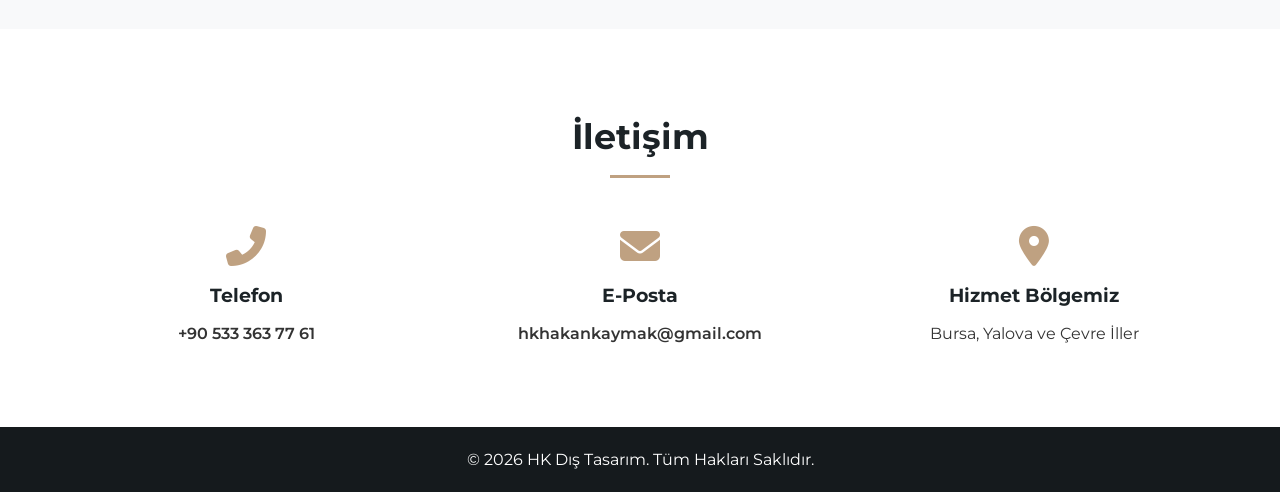
<file: urunler.html>
<!DOCTYPE html>
<html lang="tr">
<head>
    <meta charset="UTF-8">
    <meta name="viewport" content="width=device-width, initial-scale=1.0">
    <meta name="theme-color" content="#1c2327">
    <title>Ürünlerimiz | HK Dış Tasarım</title>
    <meta name="description" content="HK Dış Tasarım parke taşı, bordür, çim taşı, oluk taşı, dekoratif doğal taşlar ve beton elemanları ürün çeşitlerimiz.">
    <link rel="canonical" href="https://hkdistasarim.com/urunler.html">
    <link rel="icon" type="image/png" href="assets/img/logo/favicon.png">

    <link href="https://fonts.googleapis.com/css2?family=Montserrat:wght@300;400;600;700&family=Playfair+Display:wght@600;700&display=swap" rel="stylesheet">
    <link rel="stylesheet" href="style.css">
    <link rel="stylesheet" href="https://cdnjs.cloudflare.com/ajax/libs/font-awesome/6.4.0/css/all.min.css">
</head>
<body>

    <!-- Header & Menü -->
    <header id="header">
        <div class="container nav-container">
            
            <a href="index.html" class="logo">
                <img src="assets/img/logo/logo-big-dark.png" alt="HK Dış Tasarım" class="nav-logo logo-default">
                <img src="assets/img/logo/logo-dark.png" alt="HK Dış Tasarım İkon" class="nav-logo logo-scrolled">
            </a>

            <nav>
                <ul class="nav-menu">
                    <li><a href="index.html#hero">Ana Sayfa</a></li>
                    <li><a href="index.html#hizmetler">Hizmetler</a></li>
                    <li><a href="urunler.html" style="color: var(--accent-color); text-shadow: none;">Ürünler</a></li>
                    <li><a href="referanslar.html">Referanslar</a></li>
                    <li><a href="biz-kimiz.html">Biz Kimiz?</a></li>
                    <li><a href="#iletisim">İletişim</a></li>
                </ul>
            </nav>
            
            <a href="index.html#iletisim" class="btn-teklif">Teklif Al</a>
            <div class="hamburger">
                <i class="fas fa-bars"></i>
            </div>
        </div>
    </header>

    <!-- Alt Sayfa Mini-Hero Banner (3. Banner Görseli) -->
    <section id="inner-hero" class="hero-urunler">
        <div class="hero-overlay"></div>
        <div class="container hero-content">
            <h1>ÜRÜN <span class="text-accent">ÇEŞİTLERİMİZ</span></h1>
        </div>
    </section>

    <!-- Ürünler Grid Yapısı -->
    <section id="urunler-sayfasi" class="section-bg">
        <div class="container">
            <h2 class="section-title">Uygulama Ürünlerimiz</h2>

            <p class="section-description">
                <i class="fas fa-search-plus"></i> Ürün detaylarını (uygulama, konum, ürün ve özellik) görmek için görsellerin üzerine tıklayabilirsiniz.
            </p>
            
            <div class="references-page-grid">
                
                <!-- ÜRÜN 1 -->
                <div class="ref-page-card">
                    <img src="assets/img/urun/urunler-1.jpg" alt="Parke Taşları" loading="lazy" class="lightbox-trigger"
                         data-uygulama="Zemin Kaplama"
                         data-konum="Otopark, Yol, Yaya Yolu"
                         data-urunler="Kilit Parke, Aşık, Begonit"
                         data-ozellik="Yüksek Dayanım">
                    <div class="ref-card-content">
                        <h3>Parke Taşları</h3>
                        <p>Yüksek dayanımlı, estetik ve uzun ömürlü zemin kaplama çözümleri. Hem yaya hem de araç trafiğine uygun, farklı renk seçenekleriyle projelerinize değer katar.</p>
                    </div>
                </div>

                <!-- ÜRÜN 2 -->
                <div class="ref-page-card">
                    <img src="assets/img/urun/urunler-2.jpg" alt="Bordür Taşları" loading="lazy" class="lightbox-trigger"
                         data-uygulama="Sınır ve Kenar Ayırıcı"
                         data-konum="Kaldırım, Bahçe, Yol Kenarı"
                         data-urunler="Bahçe ve Yol Bordürü"
                         data-ozellik="Darbeye Dirençli">
                    <div class="ref-card-content">
                        <h3>Bordür Taşları</h3>
                        <p>Zemin sınırlarını belirleyen sağlam ve şık beton bordürler. Yaya yollarını araç trafiğinden ayırmak ve peyzaj alanlarını korumak için en güvenilir çözümdür.</p>
                    </div>
                </div>

                <!-- ÜRÜN 3 -->
                <div class="ref-page-card">
                    <img src="assets/img/urun/urunler-3.jpg" alt="Oluk Taşları" loading="lazy" class="lightbox-trigger"
                         data-uygulama="Su Tahliyesi ve Drenaj"
                         data-konum="Yol Kenarı, Altyapı"
                         data-urunler="Su Oluğu, Drenaj Taşı"
                         data-ozellik="Aşınmaya Karşı Dirençli">
                    <div class="ref-card-content">
                        <h3>Oluk Taşları</h3>
                        <p>Yağmur ve yüzey sularının tahliyesini kolaylaştıran fonksiyonel çözümler. Su birikintilerini önleyerek zemin ömrünü uzatan, altyapı dostu drenaj elemanlarıdır.</p>
                    </div>
                </div>

                <!-- ÜRÜN 4 -->
                <div class="ref-page-card">
                    <img src="assets/img/urun/urunler-4.jpg" alt="Çim Taşları" loading="lazy" class="lightbox-trigger"
                         data-uygulama="Ekolojik Zemin Kaplama"
                         data-konum="Açık Otopark, Parklar"
                         data-urunler="Petek Çim Taşı"
                         data-ozellik="Çevre Dostu">
                    <div class="ref-card-content">
                        <h3>Çim Taşları</h3>
                        <p>Doğayla uyumlu, geçirgen ve çevre dostu zeminler. Hem yeşil alan dokusunu koruyan hem de araç park etmeye olanak tanıyan estetik petek tasarımlar sunar.</p>
                    </div>
                </div>

                <!-- ÜRÜN 5 -->
                <div class="ref-page-card">
                    <img src="assets/img/urun/urunler-5.jpg" alt="Dekoratif Taşlar" loading="lazy" class="lightbox-trigger"
                         data-uygulama="Peyzaj ve Süsleme"
                         data-konum="Bahçe, Ağaç Dipleri, Duvar"
                         data-urunler="Kayrak, Tamburlanmış Taş"
                         data-ozellik="Doğal ve Estetik">
                    <div class="ref-card-content">
                        <h3>Dekoratif Taşlar</h3>
                        <p>Parklara, bahçelere ve peyzaj projelerine estetik katan doğal taşlar. Ağaç dipleri, yürüme yolları ve duvar kenarlarında şık ve modern görünümler yaratır.</p>
                    </div>
                </div>

                <!-- ÜRÜN 6 (YENİLENEN KISIM) -->
                <div class="ref-page-card">
                    <img src="assets/img/urun/urunler-6.jpg" alt="Beton Elemanları" loading="lazy" class="lightbox-trigger"
                         data-uygulama="Kent Mobilyaları ve Peyzaj"
                         data-konum="Bahçe, Park, Meydan, Teras"
                         data-urunler="Beton Saksı, Çöp Kutusu, Bank"
                         data-ozellik="Modern Tasarım">
                    <div class="ref-card-content">
                        <h3>Beton Elemanları</h3>
                        <p>Dış mekanlarınıza modern bir dokunuş katan estetik brüt beton saksılar, oturma grupları ve çöp kutuları. Uzun ömürlü peyzaj donatılarıyla yaşam alanlarınızı zenginleştirin.</p>
                    </div>
                </div>

            </div>
        </div>
    </section>

    <!-- Büyüyen Resim (Lightbox Modal) Yapısı -->
    <div id="lightbox-modal" class="lightbox-modal">
        <span class="lightbox-close">&times;</span>
        <img class="lightbox-content" id="lightbox-img" alt="Büyük Görsel">
        <div id="lightbox-caption"></div>
    </div>

    <!-- İletişim -->
    <section id="iletisim">
        <div class="container">
            <h2 class="section-title">İletişim</h2>
            <div class="contact-container">
                <div class="contact-item">
                    <i class="fas fa-phone-alt"></i>
                    <h3>Telefon</h3>
                    <p><a href="tel:+905333637761">+90 533 363 77 61</a></p>
                </div>
                <div class="contact-item">
                    <i class="fas fa-envelope"></i>
                    <h3>E-Posta</h3>
                    <p><a href="mailto:hkhakankaymak@gmail.com">hkhakankaymak@gmail.com</a></p>
                </div>
                <div class="contact-item">
                    <i class="fas fa-map-marker-alt"></i>
                    <h3>Hizmet Bölgemiz</h3>
                    <p>Bursa, Yalova ve Çevre İller</p>
                </div>
            </div>
        </div>
    </section>

    <footer>
        <div class="container">
            <p>&copy; 2026 HK Dış Tasarım. Tüm Hakları Saklıdır.</p>
        </div>
    </footer>

    <a href="https://wa.me/905333637761?text=Merhaba,%20HK%20Dış%20Tasarım%20hizmetleriniz%20hakkında%20bilgi%20ve%20fiyat%20teklifi%20almak%20istiyorum." class="whatsapp-float" target="_blank" rel="noopener noreferrer" aria-label="WhatsApp İletişim">
        <i class="fab fa-whatsapp"></i>
        <span class="whatsapp-float-text">Hızlı Teklif Al</span>
    </a>

    <script src="scripts.js"></script>
</body>
</html>
</file>
<file: style.css>
/* CSS Değişkenleri - Renk Paleti Güncellemesi */
:root {
    --primary-color: #1c2327; 
    --secondary-color: #151a1d; 
    --accent-color: #bfa181; 
    --bg-light: #F8F9FA; 
    --text-color: #333333;
    --white: #FFFFFF;
}

/* Genel Ayarlar */
* {
    margin: 0;
    padding: 0;
    box-sizing: border-box;
    font-family: 'Montserrat', sans-serif;
}

html {
    scroll-behavior: smooth;
}

body {
    color: var(--text-color);
    background-color: var(--white);
    line-height: 1.6;
    overflow-x: hidden;
}

.container {
    width: 90%;
    max-width: 1200px;
    margin: 0 auto;
}

.section-title {
    text-align: center;
    font-size: 2.2rem;
    color: var(--primary-color);
    margin-bottom: 3rem;
    position: relative;
}

.section-title::after {
    content: '';
    width: 60px;
    height: 3px;
    background-color: var(--accent-color);
    display: block;
    margin: 10px auto 0;
}

.section-bg {
    background-color: var(--bg-light);
}

section {
    padding: 5rem 0;
}

/* --- HEADER & MENÜ --- */
header {
    background-color: transparent; 
    position: fixed;
    width: 100%;
    top: 0;
    z-index: 1000;
    transition: background-color 0.4s ease, box-shadow 0.4s ease, padding 0.4s ease;
    padding: 10px 0; 
}

/* Sayfa kaydırıldığında VEYA mobil menü açıldığında devreye giren beyaz tasarım */
header.header-scrolled,
header.mobile-menu-open {
    background-color: rgba(255, 255, 255, 0.95); 
    box-shadow: 0 4px 15px rgba(0,0,0,0.05); 
    padding: 0; 
}

.nav-container {
    display: flex;
    justify-content: flex-end; /* Logoyu özgürleştirdiğimiz için menüyü ve butonu sağa yaslarız */
    gap: 30px; 
    align-items: center; 
    height: 120px; 
    transition: height 0.4s ease;
}

header.header-scrolled .nav-container,
header.mobile-menu-open .nav-container {
    height: 70px; 
}

/* --- LOGO TASARIMI VE KONUMU --- */
.logo {
    position: absolute;
    left: 8%; /* Altındaki 'DIŞ MEKÂNLARA' yazısının padding-left: 8% değeriyle KUSURSUZ hizalanır */
    top: 25px; /* Tavandan zarif bir boşluk */
    transition: all 0.4s ease;
    z-index: 1001; /* Her şeyin üstünde durması için */
}

/* Navbar beyazlayınca logo menüyle hizalanır */
header.header-scrolled .logo,
header.mobile-menu-open .logo {
    top: 10px; /* 70px yüksekliğindeki beyaz menüde 50px'lik kare logoyu tam ortalar */
}

/* 1. Başlangıçta Görünecek Geniş Logo */
.logo-default {
    display: block;
    width: 380px; 
    height: auto;
    filter: drop-shadow(1px 1px 4px rgba(0,0,0,0.5)); 
}

/* 2. Kaydırıldığında Görünecek Kare Logo */
.logo-scrolled {
    display: none; 
    height: 50px; 
    width: auto;
}

/* Scroll Tetiklendiğinde Logoları Değiştir */
header.header-scrolled .logo-default,
header.mobile-menu-open .logo-default {
    display: none; 
}

header.header-scrolled .logo-scrolled,
header.mobile-menu-open .logo-scrolled {
    display: block; 
}

/* --- MENÜ ELEMANLARI --- */
nav ul {
    list-style: none;
    display: flex;
    gap: 25px;
}

nav ul li a {
    color: var(--accent-color); 
    text-decoration: none;
    font-weight: 700; 
    font-size: 0.95rem;
    transition: color 0.3s, text-shadow 0.3s;
    text-shadow: 1px 1px 4px rgba(0, 0, 0, 0.6); 
}

header.header-scrolled nav ul li a,
header.mobile-menu-open nav ul li a {
    text-shadow: none;
}

nav ul li a:hover {
    color: var(--primary-color); 
}

.btn-teklif {
    background-color: transparent;
    color: var(--accent-color);
    border: 2px solid var(--accent-color);
    padding: 8px 24px;
    text-decoration: none;
    border-radius: 5px;
    font-weight: 700;
    transition: all 0.3s ease;
    text-shadow: 1px 1px 4px rgba(0, 0, 0, 0.6);
    box-shadow: 0 0 10px rgba(0, 0, 0, 0.2); 
}

header.header-scrolled .btn-teklif,
header.mobile-menu-open .btn-teklif {
    text-shadow: none;
    box-shadow: none;
}

.btn-teklif:hover {
    background-color: var(--accent-color);
    color: var(--white);
    transform: translateY(-2px);
}

.hamburger {
    display: none;
    color: var(--accent-color);
    font-size: 1.6rem;
    cursor: pointer;
    text-shadow: 1px 1px 4px rgba(0, 0, 0, 0.6);
}

header.header-scrolled .hamburger,
header.mobile-menu-open .hamburger {
    text-shadow: none;
}

/* --- HERO SECTION (Ana Banner) --- */
#hero {
    height: 100vh;
    display: flex;
    align-items: flex-end; 
    justify-content: flex-start; 
    position: relative;
    padding-bottom: 15vh; 
}

.hero-overlay {
    position: absolute;
    top: 0; left: 0; right: 0; bottom: 0;
    background: linear-gradient(to right, rgba(28, 35, 39, 0.75) 0%, rgba(28, 35, 39, 0.2) 60%),
                linear-gradient(to top, rgba(28, 35, 39, 0.65) 0%, transparent 40%);
    z-index: 1;
}

.hero-content {
    position: relative;
    z-index: 10;
    color: var(--white);
    text-align: left;
    max-width: 800px;
    margin: 0; 
    padding-left: 8%; 
}

.hero-content h1 {
    font-family: 'Playfair Display', serif;
    font-size: 3.8rem; /* 4.5rem olan devasa boyutu biraz kıstık */
    line-height: 1.2;
    margin-bottom: 20px;
    letter-spacing: 1px;
}

.hero-content h1 .text-accent {
    color: var(--accent-color); 
}

.hero-content p {
    font-family: 'Montserrat', sans-serif;
    font-size: 1.5rem;
    font-weight: 300;
    line-height: 1.8;
    color: #e0e0e0;
    margin-bottom: 40px;
}

/* Hero Butonları */
.hero-buttons {
    display: flex;
    gap: 20px;
}

.hero-buttons a {
    display: inline-flex;
    align-items: center;
    gap: 15px;
    padding: 15px 35px;
    font-family: 'Montserrat', sans-serif;
    font-size: 0.85rem;
    font-weight: 600;
    letter-spacing: 1px;
    text-decoration: none;
    transition: all 0.3s ease;
}

.btn-hero-primary {
    background-color: var(--accent-color);
    color: var(--white);
    border: 1px solid var(--accent-color);
}

.btn-hero-primary:hover {
    background-color: transparent;
    color: var(--accent-color);
}

.btn-hero-secondary {
    background-color: transparent;
    color: var(--white);
    border: 1px solid rgba(255, 255, 255, 0.4);
}

.btn-hero-secondary:hover {
    border-color: var(--white);
    background-color: rgba(255, 255, 255, 0.1);
}

/* Slider İlerleme Çubuğu (Progress Bar) */
.slider-progress-container {
    position: absolute;
    bottom: 40px;
    left: 50%;
    transform: translateX(-50%);
    display: flex;
    align-items: center;
    gap: 15px;
    z-index: 10;
    color: var(--white);
    font-family: 'Montserrat', sans-serif;
    font-size: 0.9rem;
    font-weight: 600;
    opacity: 0.8;
}

.progress-bar {
    width: 150px;
    height: 2px;
    background-color: rgba(255, 255, 255, 0.2);
    position: relative;
    overflow: hidden;
}

.progress-fill {
    position: absolute;
    top: 0;
    left: 0;
    height: 100%;
    width: 0%;
    background-color: var(--white);
}

/* --- YAN YANA BÖLÜM TASARIMI (Split Layout) --- */
.split-layout {
    display: flex;
    align-items: center;
    gap: 40px;
}

.split-left {
    flex: 0 0 28%; 
    min-width: 250px;
}

.split-right {
    flex: 1; 
    min-width: 0; /* Flexbox içinde slider taşmasını önler */
}

.section-subtitle {
    font-size: 0.85rem;
    color: var(--accent-color);
    text-transform: uppercase;
    letter-spacing: 2px;
    font-weight: 700;
    display: block;
    margin-bottom: 15px;
}

.split-left h2 {
    font-family: 'Playfair Display', serif;
    font-size: 2.2rem;
    color: var(--primary-color);
    line-height: 1.2;
    margin-bottom: 20px;
}

.split-left p {
    font-size: 0.95rem;
    color: #666;
    line-height: 1.6;
}

.btn-outline-solid {
    display: inline-block;
    padding: 12px 25px;
    background-color: var(--accent-color);
    color: var(--white);
    text-decoration: none;
    font-size: 0.85rem;
    font-weight: 600;
    border-radius: 4px;
    transition: all 0.3s ease;
}

.btn-outline-solid:hover {
    background-color: var(--primary-color);
    transform: translateY(-2px);
}

/* --- HİZMETLER (Kaydırmalı Kartlar) --- */
.services-row {
    display: flex;
    overflow-x: auto;
    gap: 20px;
    padding-bottom: 25px;
    scroll-snap-type: x mandatory;
    scroll-behavior: smooth;
    -webkit-overflow-scrolling: touch;
}

.services-row::-webkit-scrollbar {
    height: 6px;
}

.services-row::-webkit-scrollbar-thumb {
    background-color: var(--accent-color);
    border-radius: 10px;
}

.services-row::-webkit-scrollbar-track {
    background-color: #eaeaea;
    border-radius: 10px;
}

.service-box {
    flex: 0 0 calc(16.666% - 17px); 
    min-width: 220px; 
    scroll-snap-align: start;
    text-align: center;
    padding: 30px 15px;
    background-color: var(--white);
    border: 1px solid #eaeaea;
    border-radius: 8px;
    transition: all 0.3s ease;
}

.service-box:hover {
    box-shadow: 0 10px 20px rgba(0,0,0,0.05);
    border-color: var(--accent-color);
}

.service-icon {
    font-size: 2.5rem;
    color: var(--accent-color);
    margin-bottom: 15px;
}

.service-box h3 {
    color: var(--primary-color);
    margin-bottom: 10px;
    font-size: 1.1rem;
}

.service-box p {
    font-size: 0.85rem;
}

/* --- ÜRÜNLER VE REFERANSLAR (Kaydırmalı Kart Yapısı) --- */
.products-slider, .references-slider {
    display: flex;
    overflow-x: auto;
    gap: 25px;
    padding-bottom: 25px;
    scroll-snap-type: x mandatory;
    scroll-behavior: smooth;
    -webkit-overflow-scrolling: touch;
}

/* Kaydırma Çubuğu Tasarımı */
.products-slider::-webkit-scrollbar, .references-slider::-webkit-scrollbar {
    height: 6px;
}

.products-slider::-webkit-scrollbar-thumb, .references-slider::-webkit-scrollbar-thumb {
    background-color: var(--accent-color);
    border-radius: 10px;
}

.products-slider::-webkit-scrollbar-track, .references-slider::-webkit-scrollbar-track {
    background-color: #eaeaea;
    border-radius: 10px;
}

/* Kart Tasarımı */
.products-slider .card, .references-slider .card {
    flex: 0 0 calc(33.333% - 17px); 
    scroll-snap-align: start;
    background: var(--white); 
    border-radius: 8px;
    overflow: hidden;
    box-shadow: 0 4px 15px rgba(0,0,0,0.05);
    transition: transform 0.3s ease;
}

.products-slider .card:hover, .references-slider .card:hover {
    transform: translateY(-5px);
}

.products-slider .card img, .references-slider .card img {
    width: 100%;
    height: 250px;
    object-fit: cover;
}

.card-placeholder {
    width: 100%;
    height: 250px;
    background-color: #e9ecef;
    display: flex;
    align-items: center;
    justify-content: center;
    font-size: 3rem;
    color: #adb5bd;
}

.card-content {
    padding: 20px;
    text-align: center;
}

.card-content h3 {
    color: var(--primary-color);
    margin-bottom: 10px;
    font-size: 1.2rem;
}

.card-content p {
    font-size: 0.9rem;
    color: #666;
}

/* --- Nasıl Çalışıyoruz? (Süreç Adımları) --- */
.process-grid {
    display: grid;
    grid-template-columns: repeat(4, 1fr); 
    gap: 30px;
    margin-top: 10px;
}

.process-step-box {
    background-color: var(--white);
    padding: 40px 20px;
    text-align: center;
    border-radius: 8px;
    border: 1px solid #eaeaea;
    position: relative;
    transition: all 0.4s ease;
    overflow: hidden; 
}

.process-step-box:hover {
    box-shadow: 0 15px 30px rgba(0,0,0,0.05);
    border-color: var(--accent-color);
    transform: translateY(-5px);
}

/* Arka plandaki şık filigran sayı tasarımı */
.step-number {
    position: absolute;
    top: -25px; 
    right: 15px; 
    font-family: 'Playfair Display', serif;
    font-size: 6rem;
    font-weight: 700;
    color: rgba(191, 161, 129, 0.12); 
    z-index: 0;
    transition: color 0.4s ease, transform 0.4s ease;
}

.process-step-box:hover .step-number {
    color: rgba(191, 161, 129, 0.5); 
    transform: scale(1.05); 
}

/* Ön plandaki ikonlar ve yazılar */
.process-icon {
    font-size: 2.5rem;
    color: var(--accent-color);
    margin-bottom: 20px;
    position: relative;
    z-index: 1; 
}

.process-step-box h3 {
    color: var(--primary-color);
    font-size: 1.1rem;
    margin-bottom: 15px;
    position: relative;
    z-index: 1;
}

.process-step-box p {
    color: #666;
    font-size: 0.85rem;
    line-height: 1.6;
    position: relative;
    z-index: 1;
}

/* --- Neden HK Dış Tasarım? --- */
.features-grid {
    display: grid;
    grid-template-columns: repeat(4, 1fr);
    gap: 30px;
    margin-top: 20px;
}

.feature-box {
    background-color: var(--white);
    padding: 35px 20px;
    text-align: center;
    border-radius: 8px;
    border: 1px solid #eaeaea;
    transition: all 0.4s ease;
}

.feature-box:hover {
    box-shadow: 0 15px 30px rgba(0,0,0,0.05);
    border-color: var(--accent-color);
    transform: translateY(-5px);
}

.feature-box h3 {
    color: var(--primary-color);
    font-size: 1.1rem;
    margin-bottom: 12px;
}

.feature-box p {
    color: #666;
    font-size: 0.85rem;
    line-height: 1.6;
}

/* İletişim */
.contact-container {
    display: grid;
    grid-template-columns: repeat(auto-fit, minmax(250px, 1fr));
    gap: 30px;
    text-align: center;
}

.contact-item i {
    font-size: 2.5rem;
    color: var(--accent-color);
    margin-bottom: 15px;
}

.contact-item h3 {
    color: var(--primary-color);
    margin-bottom: 10px;
}

.contact-item a {
    color: var(--text-color);
    text-decoration: none;
    font-weight: 600;
}

.contact-item a:hover {
    color: var(--accent-color);
}

/* Footer */
footer {
    background-color: var(--secondary-color);
    color: var(--white);
    text-align: center;
    padding: 20px 0;
}

/* --- Laptop ve Küçük Masaüstü Ekranları İçin Otomatik Küçültme --- */
@media (max-width: 1200px) {
    html {
        font-size: 14px; 
    }
    
    .hero-content h1 {
        font-size: 4rem; 
    }
}

/* --- ALT SAYFALAR İÇİN MİNİ-HERO --- */
#inner-hero {
    height: 45vh; /* kısa, şık bir tepe banner'ı */
    display: flex;
    align-items: flex-end; 
    justify-content: flex-start; 
    position: relative;
    padding-bottom: 8vh; 
    background-image: url('assets/img/banner/banner-1.jpg');
    background-size: cover;
    background-position: center;
}

/* --- BİZ KİMİZ SAYFASI - Görsel Ayarları --- */
.about-image-gallery {
    width: 100%;
}

/* Masaüstünde yatay görsel görünür, %100 alanı kaplar */
.about-img-horizontal {
    width: 100%;
    height: auto;
    border-radius: 8px;
    box-shadow: 0 15px 35px rgba(0,0,0,0.1);
    display: block; 
}

/* Masaüstünde dikey görsel tamamen gizlenir */
.about-img-vertical {
    display: none; 
}

/* --- REFERANSLAR SAYFASI (15'li Grid Yapısı) --- */
.hero-referanslar {
    background-image: url('assets/img/banner/banner-2.jpg') !important; 
    background-position: center bottom !important; /* Görselin tam alt kısmını merkeze alır */
}

.hero-urunler {
    background-image: url('assets/img/banner/banner-3.jpg') !important; 
}

/* --- BÖLÜM AÇIKLAMALARI (Yönlendirme Metni) --- */
.section-description {
    text-align: center;
    color: #666;
    font-size: 0.95rem;
    max-width: 600px;
    margin: -15px auto 40px auto; /* Başlığa yaklaştırıp, altındaki grid'den biraz uzaklaştırdık */
    line-height: 1.6;
}

.section-description i {
    color: var(--accent-color); 
    margin-right: 5px;
    font-size: 1.1rem;
}

.references-page-grid {
    display: grid;
    grid-template-columns: repeat(3, 1fr); /* Masaüstünde 3 kart yan yana */
    gap: 30px;
}

.ref-page-card {
    background: var(--white); 
    border-radius: 8px;
    overflow: hidden;
    box-shadow: 0 4px 15px rgba(0,0,0,0.05);
    transition: transform 0.3s ease;
}

.ref-page-card:hover {
    transform: translateY(-5px);
    box-shadow: 0 10px 25px rgba(0,0,0,0.1);
}

.ref-page-card img {
    width: 100%;
    height: 250px;
    object-fit: cover;
    cursor: zoom-in; /* İmleç büyüteç şeklini alır */
    transition: opacity 0.3s ease;
}

.ref-page-card img:hover {
    opacity: 0.85; /* Üzerine gelince resim hafif kararır, tıklanabilir olduğu hissedilir */
}

.ref-card-content {
    padding: 20px;
    text-align: left;
}

.ref-card-content h3 {
    color: var(--primary-color);
    margin-bottom: 8px;
    font-size: 1.15rem;
}

.ref-card-content p {
    font-size: 0.9rem;
    color: #666;
    line-height: 1.5;
}

/* --- LIGHTBOX (Büyüyen Resim) EFEKTİ --- */
.lightbox-modal {
    display: none; /* Başlangıçta gizlidir */
    position: fixed;
    z-index: 9999; /* En üst katmanda durur */
    padding-top: 60px;
    left: 0;
    top: 0;
    width: 100%;
    height: 100%;
    background-color: rgba(0, 0, 0, 0.9); /* Arka planı koyulaştırır */
    backdrop-filter: blur(5px); /* Arka plana şık bir fluluk (blur) katar */
}

.lightbox-content {
    margin: auto;
    display: block;
    width: 90%;
    max-width: 1000px; /* Büyüyen resmin maksimum genişliği */
    max-height: 80vh; /* Ekrana sığması için */
    object-fit: contain;
    border-radius: 4px;
    animation: zoomIn 0.4s ease; /* Pürüzsüz açılma animasyonu */
}

/* Alt taraftaki dinamik 4'lü alanın ana taşıyıcısı */
#lightbox-caption {
    margin: 15px auto 0 auto;
    display: block;
    width: 90%;
    max-width: 1000px; /* Resmin genişliğiyle aynı hizada durur */
    animation: zoomIn 0.4s ease;
}

/* 4 Sütunlu Grid Yapısı */
.lightbox-details {
    display: grid;
    grid-template-columns: repeat(4, 1fr); /* Yan yana 4 eşit sütun */
    gap: 20px;
    background: rgba(28, 35, 39, 0.7); /* Okunabilirliği artırmak için çok hafif antrasit bir zemin */
    padding: 20px;
    border-radius: 8px;
    border: 1px solid rgba(191, 161, 129, 0.2); /* Etrafında çok ince, saydam bir bej çerçeve */
}

/* Kalın ve Bej Rengindeki Başlıklar */
.detail-item h4 {
    color: var(--accent-color);
    font-family: 'Playfair Display', serif;
    font-size: 1.1rem;
    margin-bottom: 5px;
    letter-spacing: 1px;
}

/* İnce, Sade ve Beyaz Açıklama Yazıları */
.detail-item p {
    color: #ffffff;
    font-family: 'Montserrat', sans-serif;
    font-weight: 300; /* İnce font */
    font-size: 0.95rem;
    line-height: 1.4;
}

.lightbox-close {
    position: absolute;
    top: 20px;
    right: 40px;
    color: #f1f1f1;
    font-size: 45px;
    font-weight: bold;
    cursor: pointer;
    transition: color 0.3s;
}

.lightbox-close:hover {
    color: var(--accent-color);
}

@keyframes zoomIn {
    from { transform: scale(0.9); opacity: 0; }
    to { transform: scale(1); opacity: 1; }
}

/* ==================================================== */
/* --- MOBİL UYUM (RESPONSIVE) VE LOGO ORTALAMA --- */
/* ==================================================== */
@media (max-width: 900px) {
    
    .nav-container {
        height: 80px; 
        position: relative; /* Menü açılırken referans alması için eklendi */
    }

    /* Logo Mobilde TAM ORTADA */
    .logo {
        left: 50%;
        transform: translateX(-50%);
        top: 20px; 
    }

    /* Beyaz menüye geçince mobildeki dikey ortalama ayarı */
    header.header-scrolled .logo,
    header.mobile-menu-open .logo {
        top: 15px; 
    }

    /* Mobilde Logo Boyutu */
    .logo-default {
        width: 240px; 
    }
    
    header.header-scrolled .logo-scrolled,
    header.mobile-menu-open .logo-scrolled {
        height: 40px; 
    }

    /* Hamburger menüyü en sağa atar */
    .hamburger {
        display: block;
        margin-left: auto;
    }

    /* Masaüstü menüsünü mobilde gizleyip açılır menüye çeviren kodlar */
    nav ul {
        display: none;
        flex-direction: column;
        position: absolute;
        top: 100%; 
        left: 0;
        width: 100%;
        background-color: rgba(255, 255, 255, 0.95); 
        padding: 20px 0;
        text-align: center;
        box-shadow: 0 10px 15px rgba(0,0,0,0.05); 
    }

    nav ul.active {
        display: flex;
    }

    nav ul li a {
        color: var(--primary-color);
        text-shadow: none; 
        font-size: 1.1rem; 
        padding: 10px 0;
        display: block;
    }
    
    .btn-teklif {
        display: none; /* Masaüstü Teklif Al butonunu mobilde gizle */
    }
    /* ---------------------------------------------------- */
    
    /* Hero Banner */
    #hero {
        align-items: flex-end; 
        justify-content: flex-start; 
        padding-bottom: 230px;
    }
    
    .hero-overlay {
        background: linear-gradient(to right, rgba(28, 35, 39, 0.75) 0%, rgba(28, 35, 39, 0.2) 80%),
                    linear-gradient(to top, rgba(28, 35, 39, 0.7) 0%, transparent 50%);
    }

    .hero-content {
        text-align: left; 
        margin: 0; 
        padding-left: 6%; 
        padding-right: 5%;
    }

    .hero-content h1 {
        font-size: 1.9rem;
        margin-bottom: 8px;
    }

    .hero-content p {
        font-size: 1rem; 
        margin-bottom: 20px;
        display: block; 
        line-height: 1.4;
    }
    
    .hero-buttons {
        flex-direction: column;
        align-items: flex-start; 
        width: 100%;
        gap: 8px; 
    }
    
    .hero-buttons a {
        width: auto; 
        padding: 10px 20px; 
        font-size: 0.7rem; 
        justify-content: center;
    }

    .slider-progress-container {
        bottom: 20px;
    }

    /* Split Layout Mobil Ayarları */
    .split-layout {
        flex-direction: column;
        align-items: flex-start;
        gap: 20px;
        width: 100%; 
    }
    
    .split-left {
        width: 100%;
        margin-bottom: 10px;
    }

    .split-right {
        width: 100%; 
        max-width: 100vw;
    }

    /* Hizmetler, Ürünler ve Referanslar Mobil Kart Ayarı */
    .services-row .service-box,
    .products-slider .card, 
    .references-slider .card {
        flex: 0 0 85%; 
        min-width: 260px; 
        scroll-snap-align: start;
    } 

    /* Nasıl Çalışıyoruz Mobil Ayarı */
    .process-grid {
        grid-template-columns: 1fr; 
        gap: 20px;
    }

    .features-grid {
        grid-template-columns: 1fr; 
        gap: 20px;
    }

    /* Alt Sayfa Mini Hero Mobil Ayarı */
    #inner-hero {
        height: 35vh;
        padding-bottom: 30px;
    }

    /* Referanslar Sayfası Grid Mobil Ayarı */
    .references-page-grid {
        grid-template-columns: repeat(2, 1fr); /* Tablette yan yana 2 tane */
        gap: 20px;
    }
    
    @media (max-width: 600px) {
        .references-page-grid {
            grid-template-columns: 1fr; /* Telefonda alt alta 1 tane */
        }
    }

    /* Mobilde Lightbox Detayları (2x2 Grid) */
    .lightbox-details {
        grid-template-columns: repeat(2, 1fr); 
        gap: 15px;
        padding: 15px;
    }

/* Biz Kimiz Görsel Mobil Ayarı */
    .about-img-horizontal {
        display: none !important; /* Mobilde yatay görseli gizle */
    }
    
    .about-img-vertical {
        display: block !important; /* Mobilde dikey görseli göster */
        width: 100%;
        height: auto;
        border-radius: 8px;
        box-shadow: 0 15px 35px rgba(0,0,0,0.1);
    }
}

/* --- SABİT WHATSAPP HIZLI İLETİŞİM BUTONU --- */
.whatsapp-float {
    position: fixed;
    bottom: 30px;
    right: 30px;
    background-color: #25d366;
    color: var(--white);
    height: 60px;
    border-radius: 50px;
    display: flex;
    align-items: center;
    justify-content: center;
    padding: 0 18px;
    text-decoration: none;
    box-shadow: 0 10px 25px rgba(37, 211, 102, 0.35);
    z-index: 9998; /* Lightbox'ın (9999) bir tık altında kalır */
    transition: all 0.3s ease;
    overflow: hidden;
}

.whatsapp-float i {
    font-size: 2rem;
}

.whatsapp-float-text {
    max-width: 0;
    opacity: 0;
    white-space: nowrap;
    font-size: 0.9rem;
    font-weight: 600;
    margin-left: 0;
    transition: all 0.3s ease;
}

.whatsapp-float:hover {
    background-color: #1ebe57;
    transform: translateY(-4px);
    box-shadow: 0 14px 30px rgba(37, 211, 102, 0.45);
}

.whatsapp-float:hover .whatsapp-float-text {
    max-width: 200px;
    opacity: 1;
    margin-left: 10px;
}

@media (max-width: 900px) {
    .whatsapp-float {
        bottom: 20px;
        right: 20px;
        width: 55px;
        height: 55px;
        padding: 0;
    }
    .whatsapp-float:hover .whatsapp-float-text {
        display: none; /* Mobilde sadece ikon olarak kalır */
    }
}
</file>
